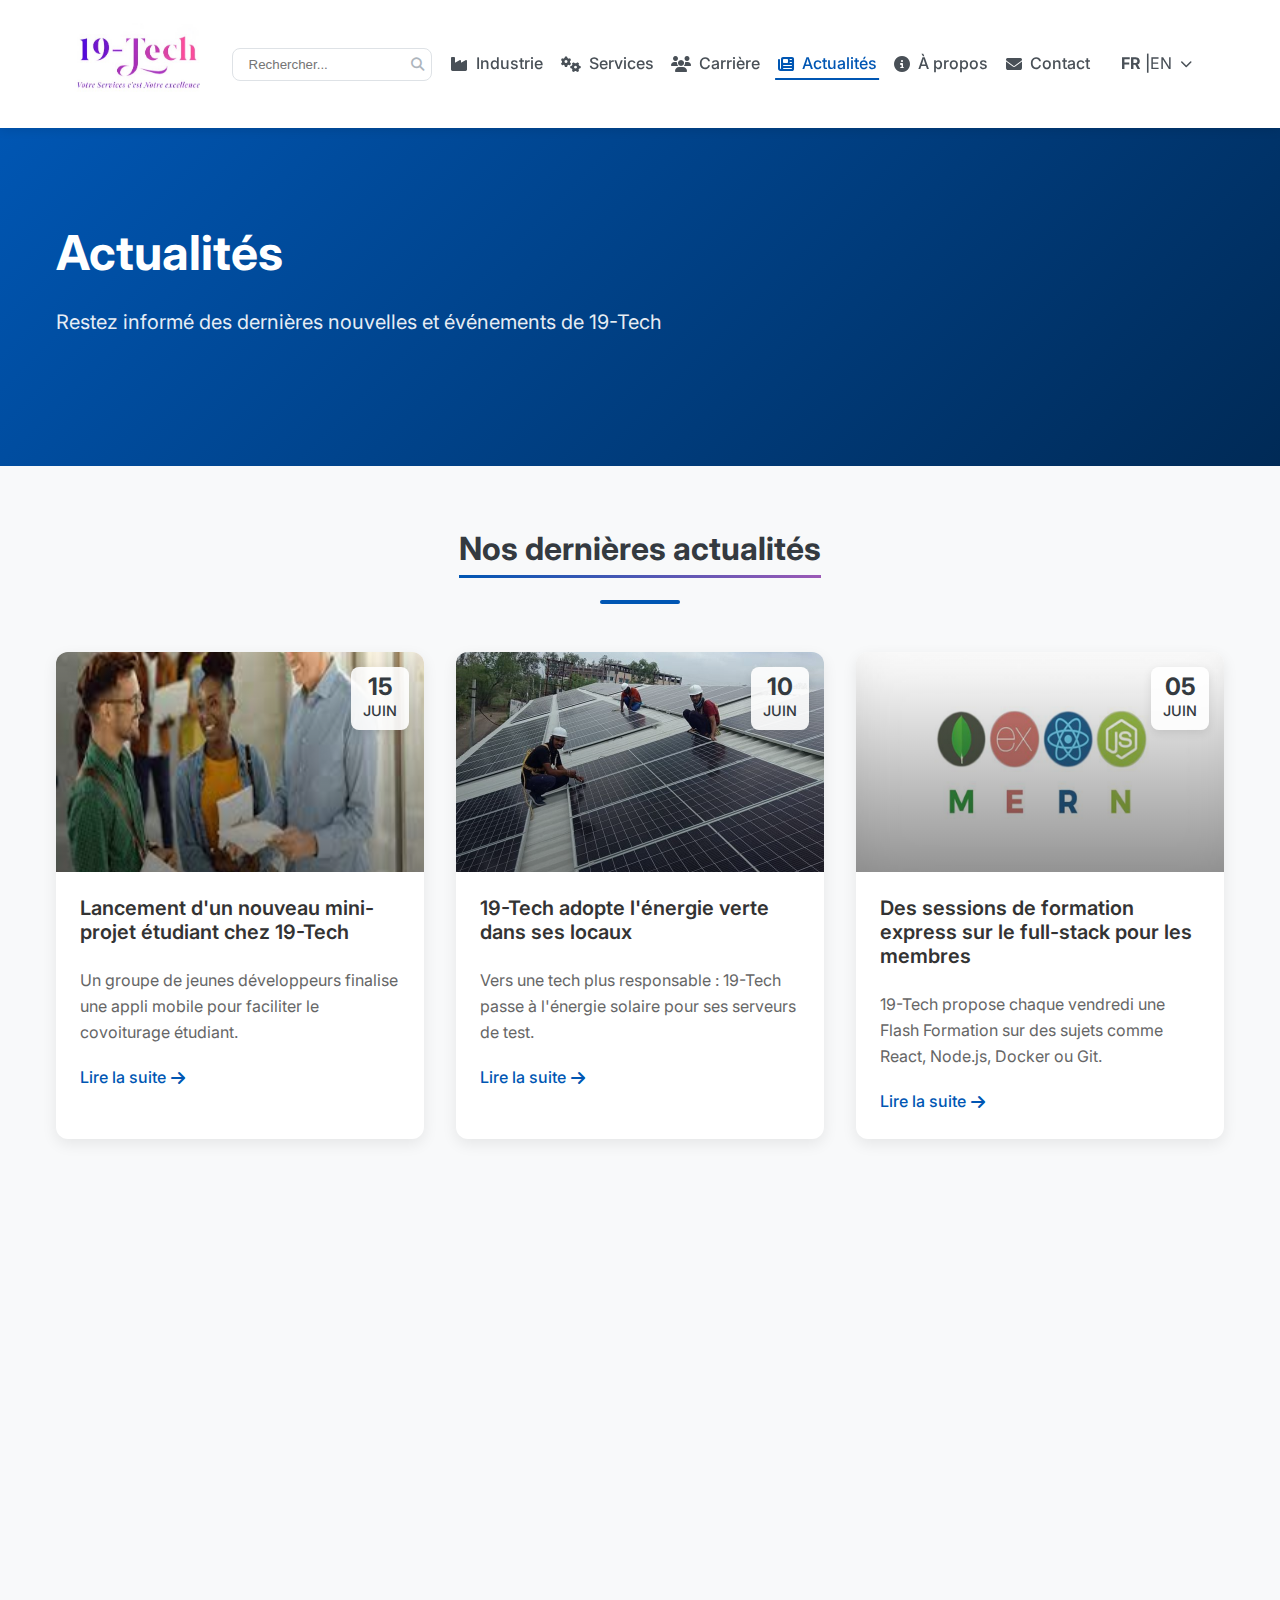
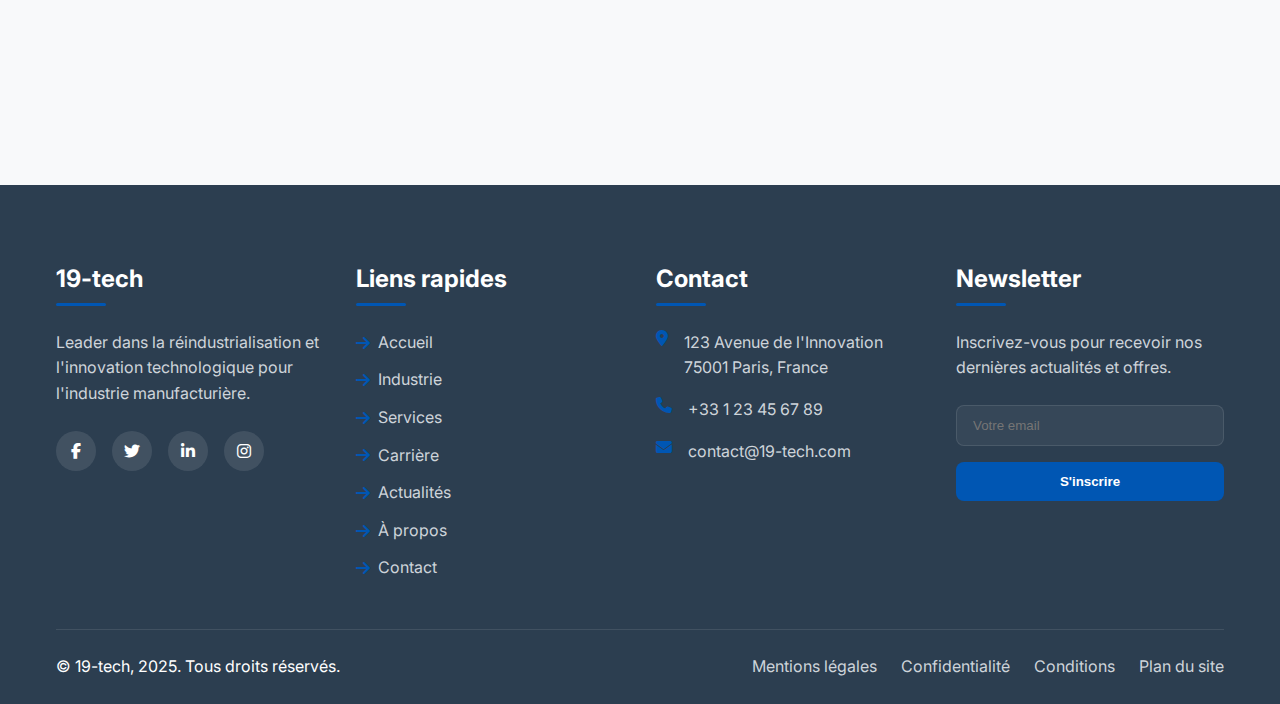
<file: actualites.html>
<!DOCTYPE html>
<html lang="fr">

<head>
    <meta charset="UTF-8">
    <meta name="viewport" content="width=device-width, initial-scale=1.0">
    <title>Actualités - 19-tech</title>
    <link rel="stylesheet" href="styles.css">
    <!-- Font Awesome pour les icônes -->
    <link rel="stylesheet" href="https://cdnjs.cloudflare.com/ajax/libs/font-awesome/6.4.0/css/all.min.css">
    <!-- Google Fonts -->
    <link href="https://fonts.googleapis.com/css2?family=Inter:wght@300;400;500;600;700&display=swap" rel="stylesheet">
</head>

<body>
    <!-- En-tête -->
    <header class="header">
        <div class="container">
            <nav class="nav">
                <div class="logo" style="text-align: center; margin: 0 auto; overflow: hidden;">
                    <!-- overflow :hidden signifie que le contenu depasse le conteneur il va etre caché  -->
                    <a href="index.html">
                        <img src="LOGO.jpg" alt="Logo 19-tech"
                            style="width: 100%; max-width: 100%; transform: scale(1.5); transform-origin: center center;">
                        <!-- Transform:scale(1.5) signifie que l'imaga va s'agrandir 50 et transforme-orgin centre centre pour assurer que l'agrandissement a etre du centre -->
                    </a>
                </div>
                <div class="search-container">
                    <form action="#" class="search-form">
                        <input type="text" placeholder="Rechercher..." class="search-input">
                        <button type="submit" class="search-button">
                            <i class="fas fa-search"></i>
                        </button>
                    </form>
                </div>
                <div class="menu-toggle">
                    <i class="fas fa-bars"></i>
                </div>
                <ul class="nav-links">
                    <li><a href="industrie.html" class="nav-link"><i class="fas fa-industry"></i> Industrie</a></li>
                    <li><a href="services.html" class="nav-link"><i class="fas fa-cogs"></i> Services</a></li>
                    <li><a href="carriere.html" class="nav-link"><i class="fas fa-users"></i> Carrière</a></li>
                    <li><a href="actualites.html" class="nav-link active"><i class="fas fa-newspaper"></i>
                            Actualités</a></li>
                    <li><a href="apropos.html" class="nav-link"><i class="fas fa-info-circle"></i> À propos</a></li>
                    <li><a href="contact.html" class="nav-link"><i class="fas fa-envelope"></i> Contact</a></li>
                    <li>
                        <div class="language-toggle">
                            <span>FR</span> | <span style="font-weight: 400;">EN</span> <i
                                class="fas fa-chevron-down"></i>
                            <div class="language-dropdown">
                                <a href="#" class="active">Français</a>
                                <a href="#">English</a>
                            </div>
                        </div>
                    </li>
                </ul>
            </nav>
        </div>
    </header>

    <!-- Menu mobile -->
    <div class="mobile-menu">
        <div class="container">
            <form action="#" class="mobile-search">
                <input type="text" placeholder="Rechercher..." class="mobile-search-input">
                <button type="submit" class="mobile-search-button">
                    <i class="fas fa-search"></i>
                </button>
            </form>
            <ul class="mobile-nav-links">
                <li><a href="industrie.html"><i class="fas fa-industry"></i> Industrie</a></li>
                <li><a href="services.html"><i class="fas fa-cogs"></i> Services</a></li>
                <li><a href="carriere.html"><i class="fas fa-users"></i> Carrière</a></li>
                <li><a href="actualites.html" class="active"><i class="fas fa-newspaper"></i> Actualités</a></li>
                <li><a href="apropos.html"><i class="fas fa-info-circle"></i> À propos</a></li>
                <li><a href="contact.html"><i class="fas fa-envelope"></i> Contact</a></li>
                <li><a href="#"><i class="fas fa-globe"></i> Changer de langue</a></li>
            </ul>
        </div>
    </div>

    <!-- Contenu principal -->
    <main>
        <!-- Bannière hero -->
        <section class="page-hero">
            <div class="hero-overlay"></div>
            <div class="container">
                <div class="hero-content animate-fade-in">
                    <h1>Actualités</h1>
                    <p>Restez informé des dernières nouvelles et événements de 19-Tech</p>
                </div>
            </div>
        </section>

        <!-- Articles d'actualités -->
        <section class="news-section">
            <div class="container">
                <div class="section-header animate-on-scroll">
                    <h2>Nos dernières actualités</h2>
                    <div class="section-divider"></div>
                </div>

                <div class="news-grid">
                    <!-- Article 1 -->
                    <article class="news-card animate-on-scroll" data-delay="0">
                        <div class="news-image">
                            <!-- COMMENT: Ajouter l'image du projet étudiant -->
                            <img src="Lancement d’un nouveau mini-projet étudiant chez 19-Tech.png" alt="Projet étudiant 19-Tech">
                            <div class="news-date">
                                <span class="day">15</span>
                                <span class="month">Juin</span>
                            </div>
                        </div>
                        <div class="news-content">
                            <h3>Lancement d'un nouveau mini-projet étudiant chez 19-Tech</h3>
                            <p>Un groupe de jeunes développeurs finalise une appli mobile pour faciliter le covoiturage
                                étudiant.</p>
                            <a href="#" class="btn-text">Lire la suite <i class="fas fa-arrow-right"></i></a>
                        </div>
                    </article>

                    <!-- Article 2 -->
                    <article class="news-card animate-on-scroll" data-delay="200">
                        <div class="news-image">
                            <!-- COMMENT: Ajouter l'image de l'énergie verte -->
                            <img src="Panneau_Solaire.jpg" alt="Installation panneaux solaires">
                            <div class="news-date">
                                <span class="day">10</span>
                                <span class="month">Juin</span>
                            </div>
                        </div>
                        <div class="news-content">
                            <h3>19-Tech adopte l'énergie verte dans ses locaux</h3>
                            <p>Vers une tech plus responsable : 19-Tech passe à l'énergie solaire pour ses serveurs de
                                test.</p>
                            <a href="#" class="btn-text">Lire la suite <i class="fas fa-arrow-right"></i></a>
                        </div>
                    </article>

                    <!-- Article 3 -->
                    <article class="news-card animate-on-scroll" data-delay="400">
                        <div class="news-image">
                            <!-- COMMENT: Ajouter l'image de la formation -->
                            <img src="Des sessions de formation express sur le full-stack pour les membres.png" alt="Formation full-stack">
                            <div class="news-date">
                                <span class="day">05</span>
                                <span class="month">Juin</span>
                            </div>
                        </div>
                        <div class="news-content">
                            <h3>Des sessions de formation express sur le full-stack pour les membres</h3>
                            <p>19-Tech propose chaque vendredi une Flash Formation sur des sujets comme React, Node.js,
                                Docker ou Git.</p>
                            <a href="#" class="btn-text">Lire la suite <i class="fas fa-arrow-right"></i></a>
                        </div>
                    </article>

                    <!-- Article 4 -->
                    <article class="news-card animate-on-scroll" data-delay="0">
                        <div class="news-image">
                            <!-- COMMENT: Ajouter l'image de la collaboration -->
                            <img src="collaboration en route.png" alt="Collaboration avec lycéens">
                            <div class="news-date">
                                <span class="day">01</span>
                                <span class="month">Juin</span>
                            </div>
                        </div>
                        <div class="news-content">
                            <h3>19-Tech x Lycée Technique : Collaboration en route !</h3>
                            <p>Des élèves en BTS participeront à un hackathon encadré par l'équipe 19-Tech.</p>
                            <a href="#" class="btn-text">Lire la suite <i class="fas fa-arrow-right"></i></a>
                        </div>
                    </article>

                    <!-- Article 5 -->
                    <article class="news-card animate-on-scroll" data-delay="200">
                        <div class="news-image">
                            <!-- COMMENT: Ajouter l'image du partenariat -->
                            <img src="Un partenariat avec une start-up locale .png" alt="Partenariat GreenTech">
                            <div class="news-date">
                                <span class="day">28</span>
                                <span class="month">Mai</span>
                            </div>
                        </div>
                        <div class="news-content">
                            <h3>Un partenariat avec une start-up locale ?</h3>
                            <p>Bientôt une appli en collaboration avec GreenTech Mobility pour encourager les trajets
                                propres !</p>
                            <a href="#" class="btn-text">Lire la suite <i class="fas fa-arrow-right"></i></a>
                        </div>
                    </article>

                    <!-- Article 6 -->
                    <article class="news-card animate-on-scroll" data-delay="400">
                        <div class="news-image">
                            <!-- COMMENT: Ajouter l'image de la plateforme -->
                            <img src="Une plateforme de projets partagés en test interne.png" alt="Outil de gestion de projets">
                            <div class="news-date">
                                <span class="day">25</span>
                                <span class="month">Mai</span>
                            </div>
                        </div>
                        <div class="news-content">
                            <h3>Une plateforme de projets partagés en test interne</h3>
                            <p>19-Tech expérimente un outil en ligne pour faciliter la gestion de projets étudiants à
                                distance.</p>
                            <a href="#" class="btn-text">Lire la suite <i class="fas fa-arrow-right"></i></a>
                        </div>
                    </article>
                </div>

                <div class="pagination animate-on-scroll">
                    <a href="#" class="page-link active">1</a>
                    <a href="#" class="page-link">2</a>
                    <a href="#" class="page-link">3</a>
                    <a href="#" class="page-link next">
                        <i class="fas fa-chevron-right"></i>
                    </a>
                </div>
            </div>
        </section>
    </main>

    <!-- Pied de page -->
    <footer class="footer">
        <div class="container">
            <div class="footer-content">
                <div class="footer-section">
                    <h3>19-tech</h3>
                    <p>Leader dans la réindustrialisation et l'innovation technologique pour l'industrie manufacturière.
                    </p>
                    <div class="social-links">
                        <a href="#" class="social-link"><i class="fab fa-facebook-f"></i></a>
                        <a href="#" class="social-link"><i class="fab fa-twitter"></i></a>
                        <a href="#" class="social-link"><i class="fab fa-linkedin-in"></i></a>
                        <a href="#" class="social-link"><i class="fab fa-instagram"></i></a>
                    </div>
                </div>

                <div class="footer-section">
                    <h3>Liens rapides</h3>
                    <ul class="footer-links">
                        <li><a href="index.html"><i class="fas fa-arrow-right"></i> Accueil</a></li>
                        <li><a href="industrie.html"><i class="fas fa-arrow-right"></i> Industrie</a></li>
                        <li><a href="services.html"><i class="fas fa-arrow-right"></i> Services</a></li>
                        <li><a href="carriere.html"><i class="fas fa-arrow-right"></i> Carrière</a></li>
                        <li><a href="actualites.html"><i class="fas fa-arrow-right"></i> Actualités</a></li>
                        <li><a href="apropos.html"><i class="fas fa-arrow-right"></i> À propos</a></li>
                        <li><a href="contact.html"><i class="fas fa-arrow-right"></i> Contact</a></li>
                    </ul>
                </div>

                <div class="footer-section">
                    <h3>Contact</h3>
                    <ul class="contact-info">
                        <li>
                            <i class="fas fa-map-marker-alt"></i>
                            <span>123 Avenue de l'Innovation<br>75001 Paris, France</span>
                        </li>
                        <li>
                            <i class="fas fa-phone"></i>
                            <span>+33 1 23 45 67 89</span>
                        </li>
                        <li>
                            <i class="fas fa-envelope"></i>
                            <span>contact@19-tech.com</span>
                        </li>
                    </ul>
                </div>

                <div class="footer-section">
                    <h3>Newsletter</h3>
                    <p>Inscrivez-vous pour recevoir nos dernières actualités et offres.</p>
                    <form class="newsletter-form">
                        <input type="email" placeholder="Votre email" class="newsletter-input">
                        <button type="submit" class="newsletter-button">S'inscrire</button>
                    </form>
                </div>
            </div>

            <div class="footer-bottom">
                <p>© 19-tech, 2025. Tous droits réservés.</p>
                <ul class="footer-bottom-links">
                    <li><a href="#">Mentions légales</a></li>
                    <li><a href="#">Confidentialité</a></li>
                    <li><a href="#">Conditions</a></li>
                    <li><a href="#">Plan du site</a></li>
                </ul>
            </div>
        </div>
    </footer>

    <script src="script.js"></script>
</body>

</html>
</file>
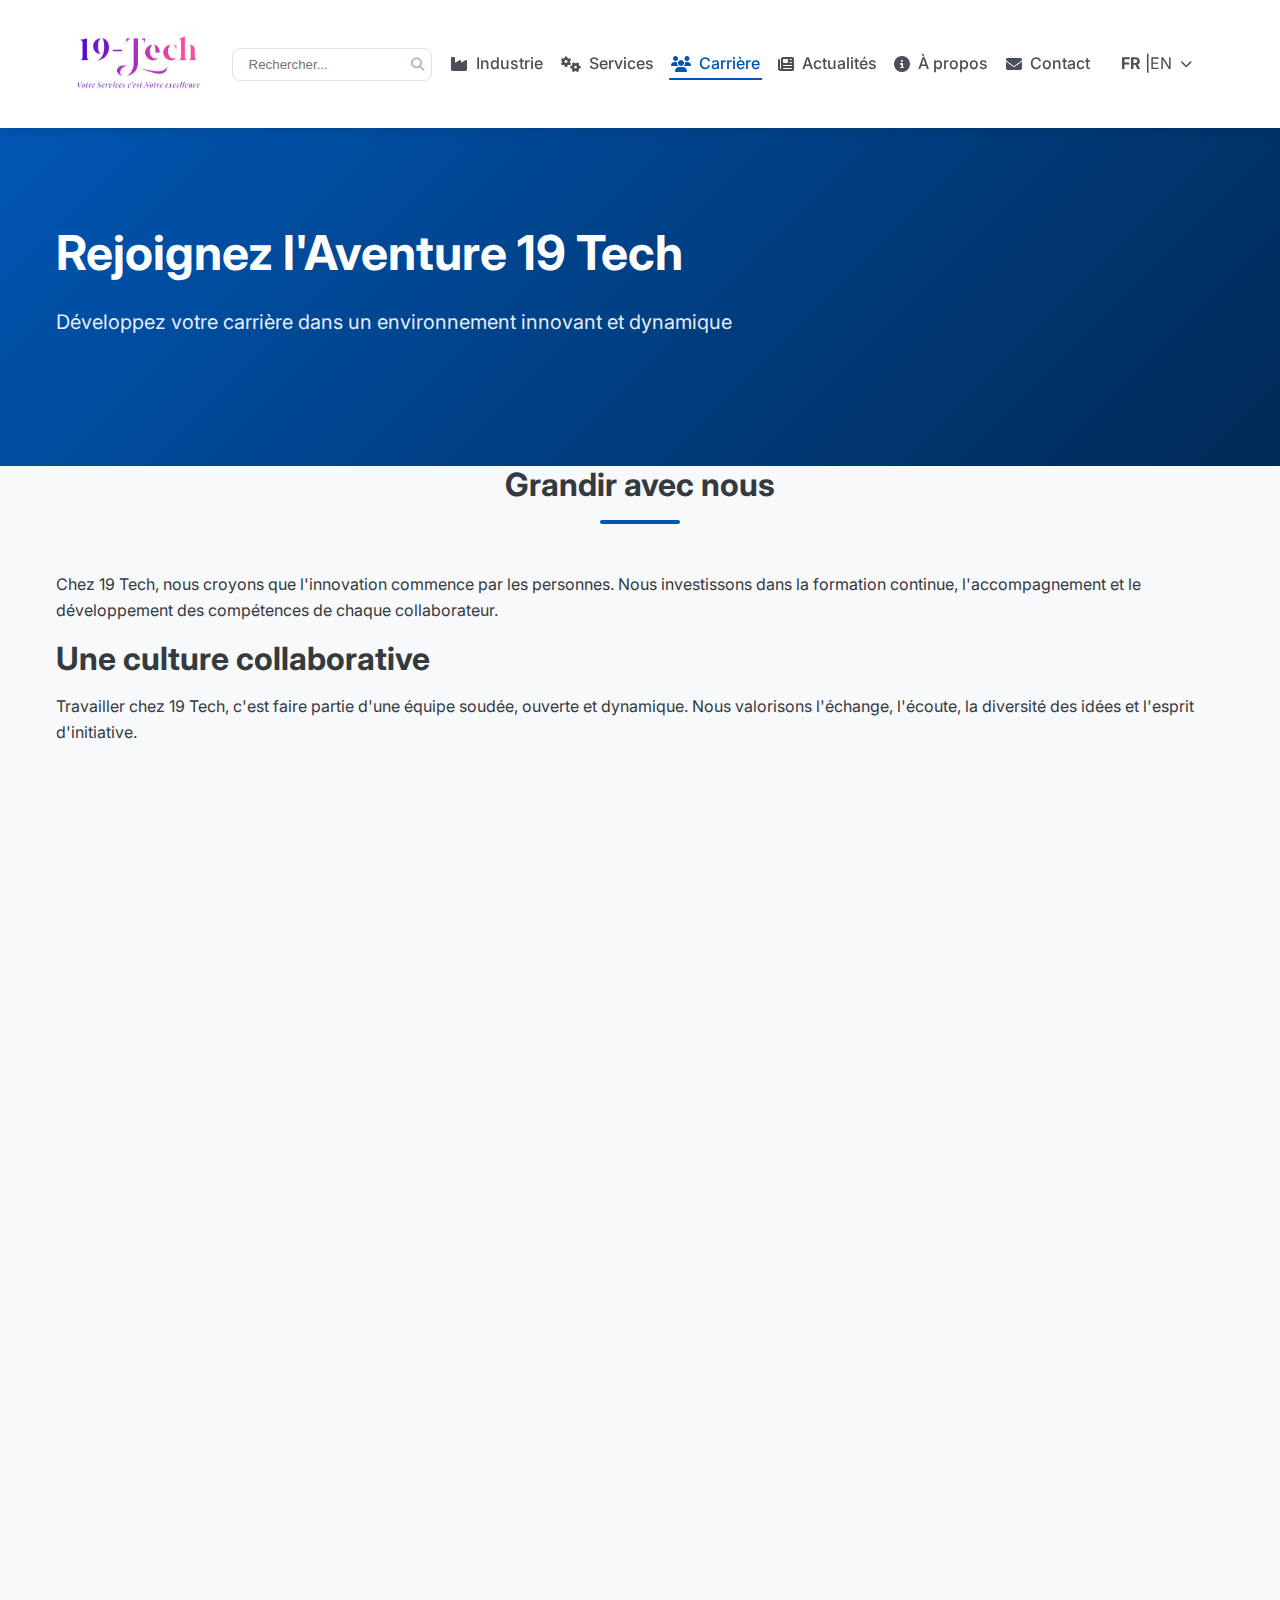
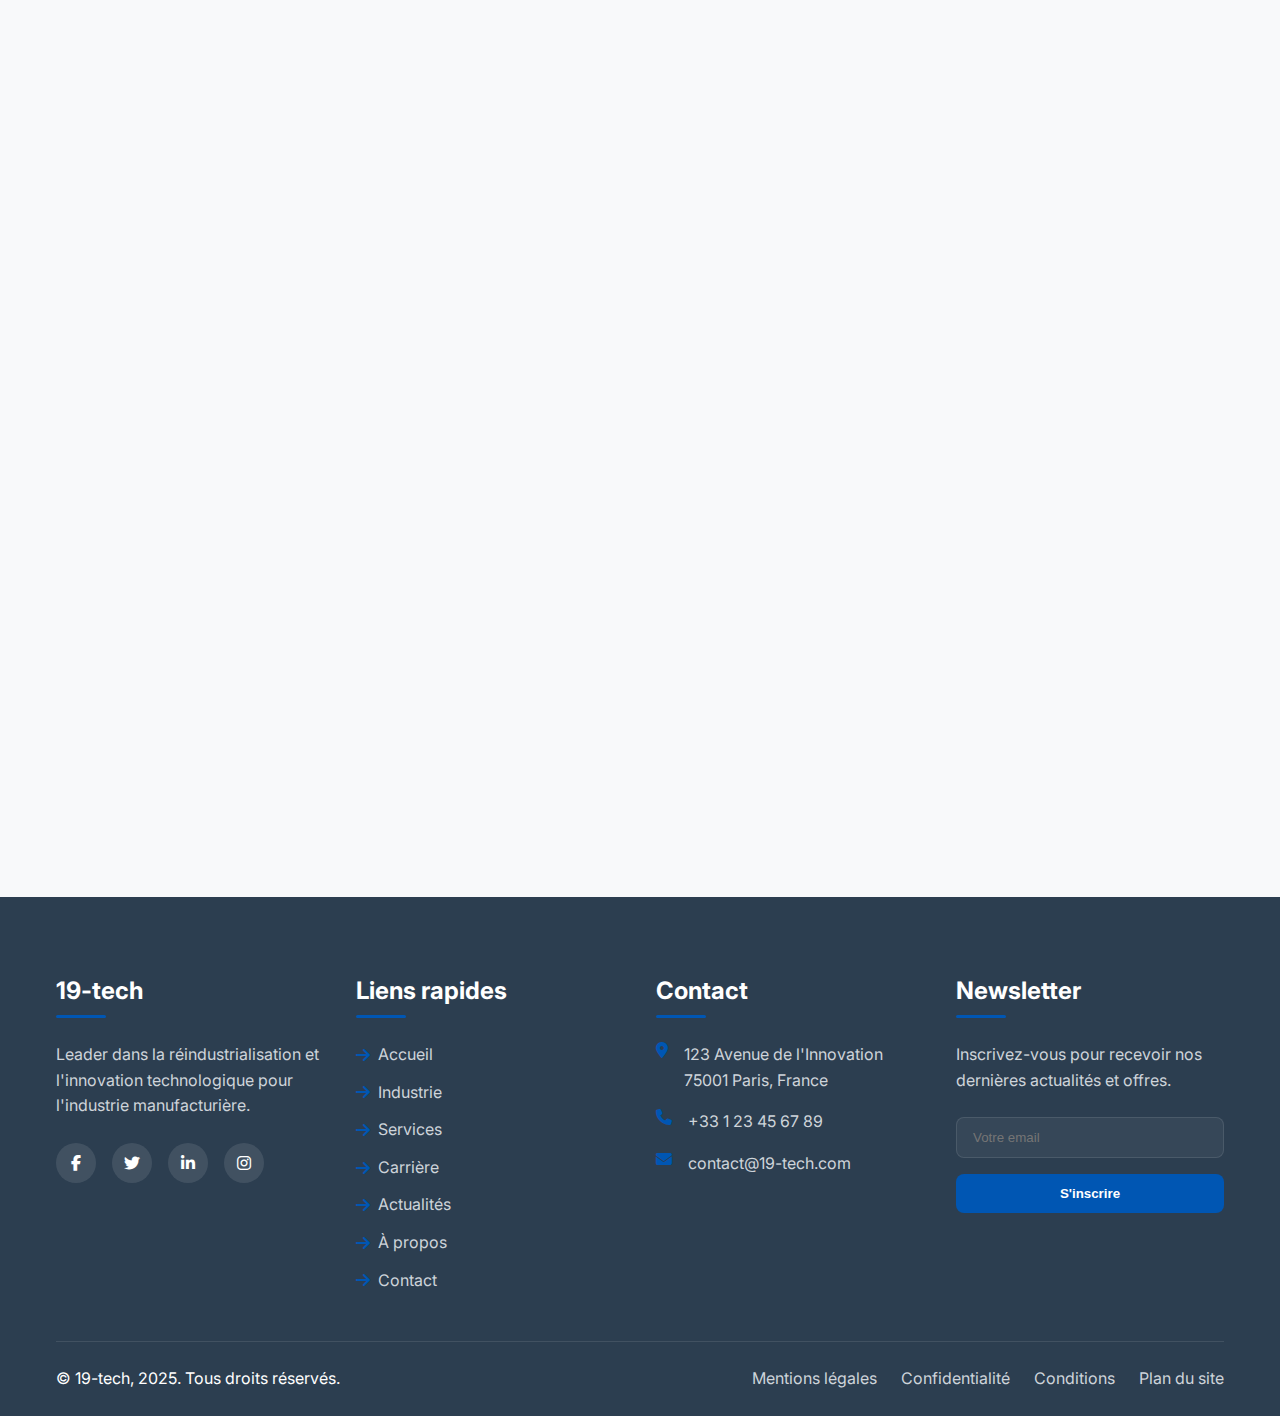
<file: carriere.html>
<!DOCTYPE html>
<html lang="fr">
<!-- Déclaration de la langue de la page comme le français -->

<head>
    <meta charset="UTF-8">
    <!-- Définit l'encodage des caractères en UTF-8 pour garantir que les caractères spéciaux comme les accents sont affichés correctement -->

    <meta name="viewport" content="width=device-width, initial-scale=1.0">
    <!-- Cette ligne garantit que la mise en page sera adaptée aux appareils mobiles avec un zoom initial de 1.0 (taille par défaut) -->

    <title>Carrière - 19-tech</title>
    <!-- Le titre de la page qui apparaît dans l'onglet du navigateur -->

    <link rel="stylesheet" href="styles.css">
    <!-- Lien vers le fichier CSS externe qui contient les styles de la page -->

    <link rel="stylesheet" href="https://cdnjs.cloudflare.com/ajax/libs/font-awesome/6.4.0/css/all.min.css">
    <!-- Lien vers la bibliothèque Font Awesome pour les icônes utilisées sur la page -->

    <link href="https://fonts.googleapis.com/css2?family=Inter:wght@300;400;500;600;700&display=swap" rel="stylesheet">
    <!-- Lien vers Google Fonts pour intégrer la police "Inter" à la page -->
</head>

<body>
    <!-- Le corps de la page, contenant tout le contenu visible -->

    <!-- En-tête -->
    <header class="header">
        <div class="container">
            <nav class="nav">
            <div class="logo" style="text-align: center; margin: 0 auto; overflow: hidden;">
                <!-- overflow :hidden signifie que le contenu depasse le conteneur il va etre caché  -->
                <a href="index.html">
                    <img src="LOGO.jpg" alt="Logo 19-tech"
                        style="width: 100%; max-width: 100%; transform: scale(1.5); transform-origin: center center;">
                    <!-- Transform:scale(1.5) signifie que l'imaga va s'agrandir 50 et transforme-orgin centre centre pour assurer que l'agrandissement a etre du centre -->
                </a>
            </div>

                <!-- Barre de recherche -->
                <div class="search-container">
                    <form action="#" class="search-form">
                        <input type="text" placeholder="Rechercher..." class="search-input">
                        <button type="submit" class="search-button">
                            <i class="fas fa-search"></i>
                        </button>
                    </form>
                </div>

                <!-- Menu mobile (icône pour ouvrir le menu sur mobile) -->
                <div class="menu-toggle">
                    <i class="fas fa-bars"></i>
                </div>

                <!-- Liens du menu -->
                <ul class="nav-links">
                    <li><a href="industrie.html" class="nav-link"><i class="fas fa-industry"></i> Industrie</a></li>
                    <li><a href="services.html" class="nav-link"><i class="fas fa-cogs"></i> Services</a></li>
                    <li><a href="carriere.html" class="nav-link active"><i class="fas fa-users"></i> Carrière</a></li>
                    <li><a href="actualites.html" class="nav-link"><i class="fas fa-newspaper"></i> Actualités</a></li>
                    <li><a href="apropos.html" class="nav-link"><i class="fas fa-info-circle"></i> À propos</a></li>
                    <li><a href="contact.html" class="nav-link"><i class="fas fa-envelope"></i> Contact</a></li>

                    <!-- Changer de langue -->
                    <li>
                        <div class="language-toggle">
                            <span>FR</span> | <span style="font-weight: 400;">EN</span> <i
                                class="fas fa-chevron-down"></i>
                            <div class="language-dropdown">
                                <a href="#" class="active">Français</a>
                                <a href="#">English</a>
                            </div>
                        </div>
                    </li>
                </ul>
            </nav>
        </div>
    </header>

    <!-- Menu mobile (pour les appareils mobiles) -->
    <div class="mobile-menu">
        <div class="container">
            <form action="#" class="mobile-search">
                <input type="text" placeholder="Rechercher..." class="mobile-search-input">
                <button type="submit" class="mobile-search-button">
                    <i class="fas fa-search"></i>
                </button>
            </form>

            <!-- Liens du menu mobile -->
            <ul class="mobile-nav-links">
                <li><a href="industrie.html"><i class="fas fa-industry"></i> Industrie</a></li>
                <li><a href="services.html"><i class="fas fa-cogs"></i> Services</a></li>
                <li><a href="carriere.html" class="active"><i class="fas fa-users"></i> Carrière</a></li>
                <li><a href="actualites.html"><i class="fas fa-newspaper"></i> Actualités</a></li>
                <li><a href="apropos.html"><i class="fas fa-info-circle"></i> À propos</a></li>
                <li><a href="contact.html"><i class="fas fa-envelope"></i> Contact</a></li>
                <li><a href="#"><i class="fas fa-globe"></i> Changer de langue</a></li>
            </ul>
        </div>
    </div>

    <!-- Contenu principal -->
    <main>
        <!-- Bannière Hero -->
        <section class="page-hero">
            <div class="hero-overlay"></div>
            <div class="container">
                <div class="hero-content animate-fade-in">
                    <h1>Rejoignez l'Aventure 19 Tech</h1>
                    <p>Développez votre carrière dans un environnement innovant et dynamique</p>
                </div>
            </div>
        </section>

        <!-- Section "Grandir avec nous" -->
        <section class="career-section">
            <div class="container">
                <div class="section-header animate-on-scroll">
                    <h2>Grandir avec nous</h2>
                    <div class="section-divider"></div>
                </div>

                <div class="career-content animate-on-scroll">
                    <p class="lead-text">
                        Chez 19 Tech, nous croyons que l'innovation commence par les personnes. Nous investissons dans
                        la formation continue, l'accompagnement et le développement des compétences de chaque
                        collaborateur.
                    </p>
                </div>
            </div>
        </section>

        <!-- Une culture collaborative -->
        <section class="culture-section">
            <div class="container">
                <div class="culture-grid">
                    <div class="culture-content animate-on-scroll">
                        <h2>Une culture collaborative</h2>
                        <p>
                            Travailler chez 19 Tech, c'est faire partie d'une équipe soudée, ouverte et dynamique. Nous
                            valorisons l'échange, l'écoute, la diversité des idées et l'esprit d'initiative.
                        </p>
                    </div>
                    <div class="culture-image animate-on-scroll" data-delay="200">
                        <!-- COMMENT: Ajouter l'image de la culture collaborative -->
                        <img src="Une culture collaborative.png" alt="Collaboration en entreprise"
                            class="rounded-image">
                    </div>
                </div>
            </div>
        </section>

        <!-- Des projets qui comptent -->
        <section class="projects-section">
            <div class="container">
                <div class="projects-grid">
                   
                    <div class="projects-content animate-on-scroll" data-delay="200">
                        <h2>Des projets qui comptent</h2>
                        <p>
                            Nos équipes interviennent sur des projets innovants dans les domaines de la santé, de
                            l'énergie, du e-commerce, de l'industrie et bien plus encore. Chaque mission est une
                            opportunité de faire la différence.
                        </p>
                        <div class="projects-image animate-on-scroll">
                            <!-- COMMENT: Ajouter l'image des projets -->
                            <img src="Env_Travail.png" alt="Discussion en équipe" class="rounded-image">
                        </div>
                    </div>
                </div>
            </div>
        </section>

        <!-- Profils recherchés -->
        <section class="profiles-section">
            <div class="container">
                <div class="section-header animate-on-scroll">
                    <h2>Profils recherchés</h2>
                    <div class="section-divider"></div>
                </div>

                <div class="profiles-content animate-on-scroll">
                    <p class="lead-text">Nous sommes toujours à la recherche de talents passionnés :</p>

                    <div class="profiles-grid">
                        <div class="profile-card">
                            <div class="profile-icon">
                                <i class="fas fa-code"></i>
                            </div>
                            <h3>Développeurs</h3>
                            <p>Front-end, Back-end, Full-Stack</p>
                        </div>

                        <div class="profile-card">
                            <div class="profile-icon">
                                <i class="fas fa-cloud"></i>
                            </div>
                            <h3>Experts cloud & DevOps</h3>
                            <p>AWS, Azure, Google Cloud</p>
                        </div>

                        <div class="profile-card">
                            <div class="profile-icon">
                                <i class="fas fa-shield-alt"></i>
                            </div>
                            <h3>Ingénieurs en cybersécurité</h3>
                            <p>Sécurité des systèmes et réseaux</p>
                        </div>

                        <div class="profile-card">
                            <div class="profile-icon">
                                <i class="fas fa-tasks"></i>
                            </div>
                            <h3>Chefs de projet IT</h3>
                            <p>Gestion de projets technologiques</p>
                        </div>

                        <div class="profile-card">
                            <div class="profile-icon">
                                <i class="fas fa-chart-bar"></i>
                            </div>
                            <h3>Data analysts / Data scientists</h3>
                            <p>Analyse et science des données</p>
                        </div>
                    </div>
                </div>
            </div>
        </section>
<br>
        <!-- Postulez -->
        <section class="apply-section">
            <div class="container">
                <div class="apply-card animate-on-scroll">
                    <h2>Postulez dès maintenant</h2>
                    <p>
                        Envoyez votre CV et lettre de motivation à :
                        <a href="mailto:recrutement@19tech.com" class="email-link">recrutement@19tech.com</a>
                    </p>
                    <p>
                        Ou découvrez nos offres disponibles sur notre page <a href="https://linkedin.com"
                            target="_blank" class="linkedin-link">LinkedIn</a>.
                    </p>
                    <div class="apply-buttons">
                        <a href="contact.html" class="btn btn-primary">
                            Nous contacter
                            <i class="fas fa-arrow-right"></i>
                        </a>
                        <a href="#" class="btn btn-outline">
                            Voir les offres
                        </a>
                    </div>
                </div>
            </div>
        </section>
    </main>
<br>
    <!-- Pied de page -->
    <footer class="footer">
        <div class="container">
            <div class="footer-content">
                <div class="footer-section">
                    <h3>19-tech</h3>
                    <p>Leader dans la réindustrialisation et l'innovation technologique pour l'industrie manufacturière.
                    </p>
                    <div class="social-links">
                        <a href="#" class="social-link"><i class="fab fa-facebook-f"></i></a>
                        <a href="#" class="social-link"><i class="fab fa-twitter"></i></a>
                        <a href="#" class="social-link"><i class="fab fa-linkedin-in"></i></a>
                        <a href="#" class="social-link"><i class="fab fa-instagram"></i></a>
                    </div>
                </div>

                <div class="footer-section">
                    <h3>Liens rapides</h3>
                    <ul class="footer-links">
                        <li><a href="index.html"><i class="fas fa-arrow-right"></i> Accueil</a></li>
                        <li><a href="industrie.html"><i class="fas fa-arrow-right"></i> Industrie</a></li>
                        <li><a href="services.html"><i class="fas fa-arrow-right"></i> Services</a></li>
                        <li><a href="carriere.html"><i class="fas fa-arrow-right"></i> Carrière</a></li>
                        <li><a href="actualites.html"><i class="fas fa-arrow-right"></i> Actualités</a></li>
                        <li><a href="apropos.html"><i class="fas fa-arrow-right"></i> À propos</a></li>
                        <li><a href="contact.html"><i class="fas fa-arrow-right"></i> Contact</a></li>
                    </ul>
                </div>

                <div class="footer-section">
                    <h3>Contact</h3>
                    <ul class="contact-info">
                        <li>
                            <i class="fas fa-map-marker-alt"></i>
                            <span>123 Avenue de l'Innovation<br>75001 Paris, France</span>
                        </li>
                        <li>
                            <i class="fas fa-phone"></i>
                            <span>+33 1 23 45 67 89</span>
                        </li>
                        <li>
                            <i class="fas fa-envelope"></i>
                            <span>contact@19-tech.com</span>
                        </li>
                    </ul>
                </div>

                <div class="footer-section">
                    <h3>Newsletter</h3>
                    <p>Inscrivez-vous pour recevoir nos dernières actualités et offres.</p>
                    <form class="newsletter-form">
                        <input type="email" placeholder="Votre email" class="newsletter-input">
                        <button type="submit" class="newsletter-button">S'inscrire</button>
                    </form>
                </div>
            </div>

            <div class="footer-bottom">
                <p>© 19-tech, 2025. Tous droits réservés.</p>
                <ul class="footer-bottom-links">
                    <li><a href="#">Mentions légales</a></li>
                    <li><a href="#">Confidentialité</a></li>
                    <li><a href="#">Conditions</a></li>
                    <li><a href="#">Plan du site</a></li>
                </ul>
            </div>
        </div>
    </footer>

    <script src="script.js"></script>
</body>

</html>
</file>
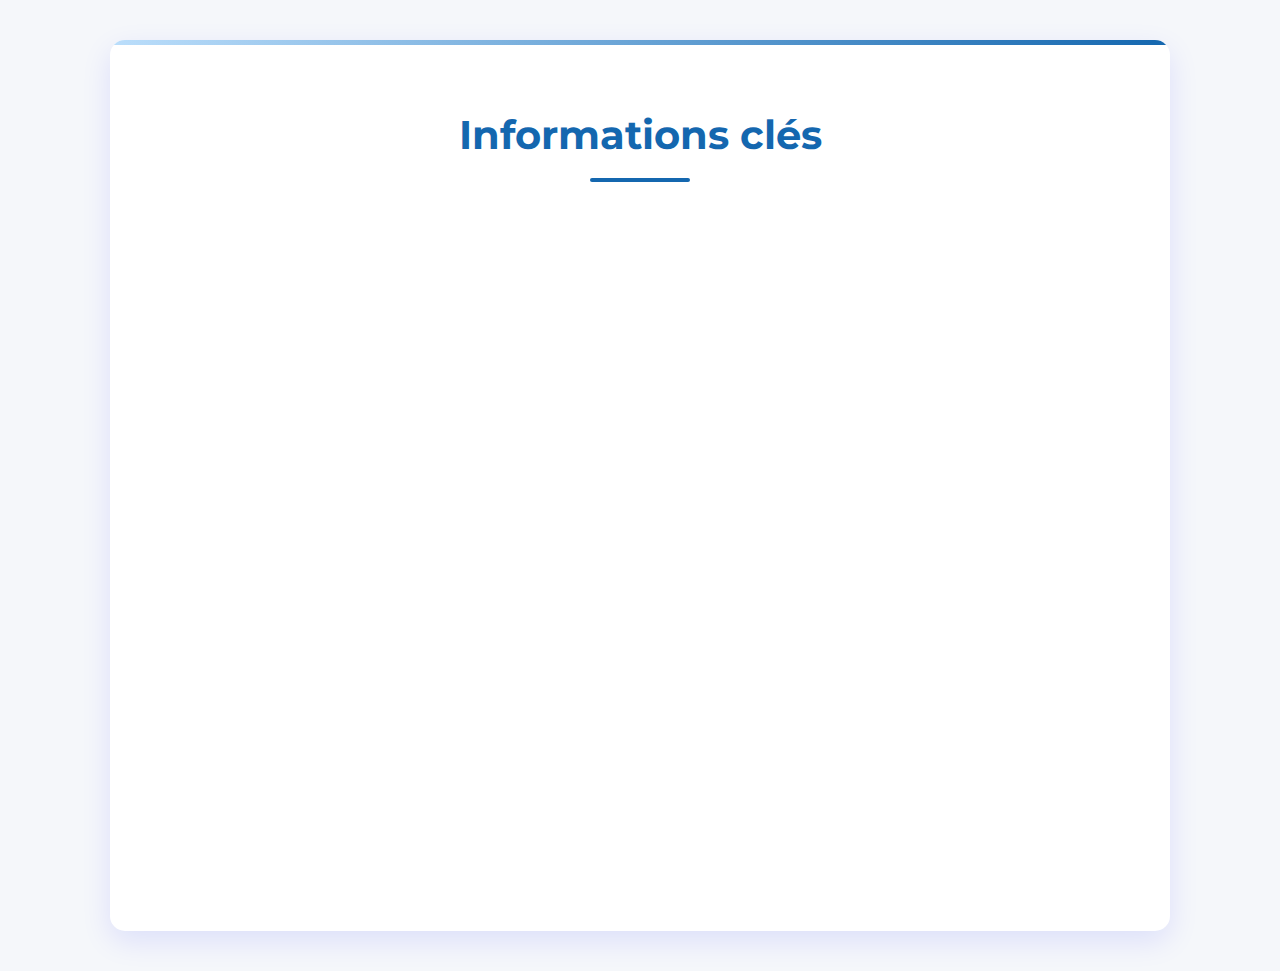
<file: informations2.html>
<!DOCTYPE html>
<html lang="fr">

<head>
    <!-- Déclaration de l'encodage des caractères et de la configuration de la vue -->
    <meta charset="UTF-8">
    <meta name="viewport" content="width=device-width, initial-scale=1.0">
    <!-- Titre de la page affiché dans l'onglet du navigateur -->
    <title>Informations clés</title>

    <style>
        /* Importation de la police Montserrat depuis Google Fonts */
        @import url('https://fonts.googleapis.com/css2?family=Montserrat:wght@400;600;700&display=swap');

        /* Déclaration des couleurs principales dans des variables CSS */
        :root {
            --primary-blue: #1467af;
            /* Bleu principal */
            --light-blue: #bbdefb;
            /* Bleu clair */
            --dark-blue: #053680;
            /* Bleu foncé */
            --text-blue: #110894;
            /* Bleu pour le texte */
            --white: #ffffff;
            /* Blanc */
            --light-gray: #f5f7fa;
            /* Gris clair pour le fond */
        }

        /* Styles généraux de la page */
        body {
            font-family: 'Montserrat', sans-serif;
            /* Application de la police Montserrat */
            background-color: var(--light-gray);
            /* Fond gris clair */
            color: var(--text-blue);
            /* Couleur du texte bleu foncé */
            margin: 0;
            /* Retrait des marges par défaut */
            padding: 0;
            /* Retrait des espacements par défaut */
            line-height: 1.6;
            /* Augmentation de l'interligne pour une meilleure lisibilité */
        }

        /* Section principale contenant les informations */
        #informations {
            max-width: 1000px;
            /* Largeur maximale de 1000px */
            margin: 40px auto;
            /* Marges automatiques pour centrer la section */
            padding: 30px;
            /* Espacement interne de 30px */
            background: var(--white);
            /* Fond blanc */
            border-radius: 15px;
            /* Bords arrondis */
            box-shadow: 0 10px 30px rgba(2, 15, 255, 0.1);
            /* Ombre portée */
            overflow: hidden;
            /* Cache tout ce qui dépasse */
            position: relative;
            /* Positionnement relatif pour le contenu pseudo-élément */
        }

        /* Effet de dégradé animé en haut de la section */
        #informations::before {
            content: "";
            position: absolute;
            top: 0;
            left: 0;
            width: 100%;
            height: 5px;
            background: linear-gradient(90deg, var(--light-blue), var(--primary-blue), var(--dark-blue));
            animation: gradient-flow 3s infinite linear;
            /* Animation du dégradé */
            background-size: 200% 100%;
        }

        /* Animation du dégradé pour créer un effet de mouvement */
        @keyframes gradient-flow {
            0% {
                background-position: 0% 50%;
            }

            50% {
                background-position: 100% 50%;
            }

            100% {
                background-position: 0% 50%;
            }
        }

        /* Style des titres de niveau 2 (h2) */
        h2 {
            text-align: center;
            /* Centrage du texte */
            color: var(--primary-blue);
            /* Couleur bleue */
            font-size: 2.5rem;
            /* Taille du texte */
            margin-bottom: 40px;
            /* Espacement en bas du titre */
            position: relative;
            padding-bottom: 15px;
            /* Espace en bas du titre */
        }

        /* Effet de ligne sous le titre h2 */
        h2::after {
            content: "";
            position: absolute;
            bottom: 0;
            left: 50%;
            transform: translateX(-50%);
            width: 100px;
            height: 4px;
            background-color: var(--primary-blue);
            border-radius: 2px;
        }

        /* Style des articles contenant les informations */
        article {
            margin-bottom: 40px;
            /* Espacement sous chaque article */
            padding: 25px;
            /* Espacement interne de chaque article */
            border-radius: 10px;
            /* Bords arrondis */
            background: var(--white);
            /* Fond blanc */
            box-shadow: 0 5px 15px rgba(7, 33, 237, 0.1);
            /* Ombre portée */
            border-left: 4px solid var(--primary-blue);
            /* Bord gauche bleu */
            transition: transform 0.3s ease, box-shadow 0.3s ease;
            /* Animation sur l'hover */
            opacity: 0;
            /* Initialisation de la visibilité */
            transform: translateY(20px);
            /* Positionnement initial */
            animation: fade-in 0.6s forwards;
            /* Animation d'apparition */
        }

        /* Effet lors du survol d'un article */
        article:hover {
            transform: translateY(-5px);
            /* Déplacement vers le haut */
            box-shadow: 0 8px 25px rgba(30, 136, 229, 0.2);
            /* Ombre plus marquée */
        }

        /* Différé de l'animation d'apparition pour chaque article */
        article:nth-child(1) {
            animation-delay: 0.2s;
        }

        article:nth-child(2) {
            animation-delay: 0.4s;
        }

        article:nth-child(3) {
            animation-delay: 0.6s;
        }

        /* Animation d'apparition des articles */
        @keyframes fade-in {
            to {
                opacity: 1;
                /* Rendre visible */
                transform: translateY(0);
                /* Réinitialiser la position */
            }
        }

        /* Style des titres de niveau 3 (h3) */
        h3 {
            color: var(--dark-blue);
            /* Couleur bleue foncée */
            font-size: 1.5rem;
            /* Taille du texte */
            margin-top: 0;
            /* Retrait du marges supérieures */
            display: inline-block;
            /* Empêcher le saut de ligne */
            position: relative;
            /* Pour positionner la ligne sous le texte */
        }

        /* Effet de ligne sous le titre h3 lors du survol */
        h3::before {
            content: "";
            position: absolute;
            width: 0;
            height: 2px;
            bottom: 0;
            left: 0;
            background-color: var(--primary-blue);
            transition: width 0.3s ease;
        }

        article:hover h3::before {
            width: 100%;
            /* Étendre la ligne sous le titre lors du survol */
        }

        /* Style des paragraphes */
        p {
            margin: 15px 0;
            /* Espacement autour du texte */
            font-size: 1.1rem;
            /* Taille du texte */
            color: var(--text-blue);
            /* Couleur du texte */
        }

        /* Style des listes non ordonnées */
        ul {
            list-style: none;
            /* Retrait des puces de la liste */
            padding: 0;
            display: flex;
            /* Disposition flexible */
            flex-wrap: wrap;
            /* Permet aux éléments de passer à la ligne suivante */
            gap: 15px;
            /* Espacement entre les éléments */
        }

        /* Style des éléments de la liste */
        li {
            background-color: rgba(30, 136, 229, 0.1);
            /* Fond légèrement bleu */
            padding: 10px 20px;
            /* Espacement interne */
            border-radius: 30px;
            /* Bords arrondis */
            border-left: 4px solid var(--primary-blue);
            /* Bord gauche bleu */
            transition: all 0.3s ease;
            /* Transition fluide lors du survol */
            opacity: 0;
            /* Initialisation de la visibilité */
            transform: scale(0.9);
            /* Réduction de taille */
            animation: scale-in 0.5s forwards;
            /* Animation de mise en échelle */
        }

        /* Différé de l'animation pour chaque élément de la liste */
        li:nth-child(1) {
            animation-delay: 0.7s;
        }

        li:nth-child(2) {
            animation-delay: 0.8s;
        }

        li:nth-child(3) {
            animation-delay: 0.9s;
        }

        li:nth-child(4) {
            animation-delay: 1s;
        }

        /* Animation d'agrandissement des éléments de la liste */
        @keyframes scale-in {
            to {
                opacity: 1;
                /* Rendre visible */
                transform: scale(1);
                /* Réinitialiser la taille */
            }
        }

        /* Effet de survol des éléments de la liste */
        li:hover {
            background-color: rgba(30, 136, 229, 0.2);
            /* Changement de fond */
            transform: translateX(5px);
            /* Déplacement vers la droite */
        }

        /* Adaptation pour les petits écrans */
        @media (max-width: 768px) {
            #informations {
                margin: 20px;
                /* Réduction des marges */
                padding: 20px;
                /* Réduction des espacements internes */
            }

            ul {
                flex-direction: column;
                /* Disposition des éléments de la liste en colonne */
            }
        }
    </style>
</head>

<body>
    <!-- Section principale contenant les informations -->
    <section id="informations">
        <h2>Informations clés</h2>

        <!-- Article sur la mission -->
        <article>
            <h3>Mission</h3>
            <p>Accélérer la transition vers une industrie intelligente, durable et résiliente en Europe et aux
                États-Unis.</p>
        </article>

        <!-- Article sur la vision -->
        <article>
            <h3>Vision</h3>
            <p>Devenir un leader mondial dans l'intégration de l'intelligence artificielle et des technologies vertes au
                cœur des processus industriels.</p>
        </article>

        <!-- Article sur les partenaires stratégiques -->
        <article>
            <h3>Partenaires stratégiques</h3>
            <ul>
                <li>Siemens</li>
                <li>Capgemini</li>
                <li>General Electric</li>
                <li>Schneider Electric</li>
            </ul>
        </article>
    </section>
</body>

</html>
</file>
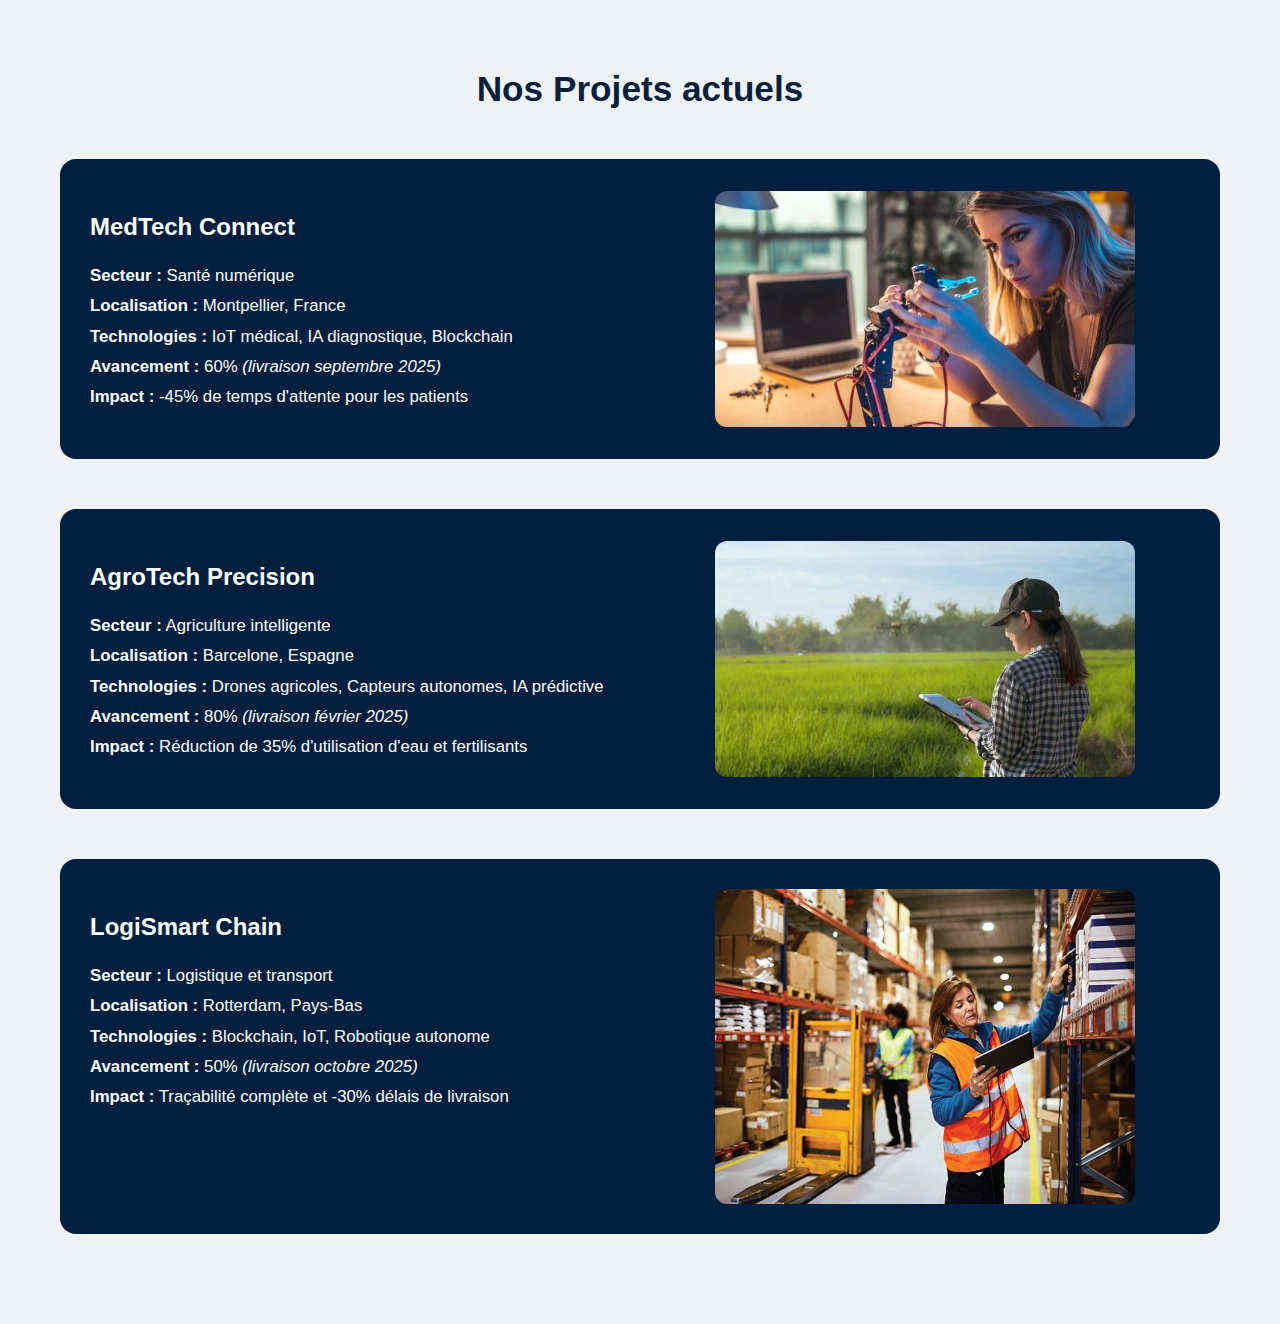
<file: Section_Projets2.html>
<!DOCTYPE html>
<html lang="fr">

<head>
  <meta charset="UTF-8">
  <title>Nos Projets actuels</title>
</head>

<body style="background-color: #f0f2f5; font-family: Arial, sans-serif; margin: 0; padding: 40px;">

  <!-- Titre principal -->
  <h2 style="text-align: center; color: #001f3f; font-size: 2.2em; margin-bottom: 50px;">
    Nos Projets actuels
  </h2>

  <!-- Conteneur principal -->
  <div class="projets-container">

    <!-- Projet 1 : MedTech Connect -->
    <div
      style="display: flex; background-color: #001f3f; color: white; padding: 30px; border-radius: 16px; max-width: 1100px; margin: 0 auto 50px auto; gap: 40px;">
      <!-- Informations du projet -->
      <div style="flex: 1;">
        <h3 style="font-size: 1.5em; margin-bottom: 20px;">MedTech Connect</h3>
        <ul style="list-style: none; padding: 0; line-height: 1.8em; font-size: 1.05em;">
          <li><strong>Secteur :</strong> Santé numérique</li>
          <li><strong>Localisation :</strong> Montpellier, France</li>
          <li><strong>Technologies :</strong> IoT médical, IA diagnostique, Blockchain</li>
          <li><strong>Avancement :</strong> 60% <em>(livraison septembre 2025)</em></li>
          <li><strong>Impact :</strong> -45% de temps d'attente pour les patients</li>
        </ul>
      </div>
      <!-- Image du projet -->
      <div style="flex: 1; display: flex; align-items: center; justify-content: center;">
        <img src="Ing_medical.jpg" alt="MedTech Connect" style="width: 100%; max-width: 420px; border-radius: 12px;">
      </div>
    </div>

    <!-- Projet 2 : AgroTech Precision -->
    <div
      style="display: flex; background-color: #001f3f; color: white; padding: 30px; border-radius: 16px; max-width: 1100px; margin: 0 auto 50px auto; gap: 40px;">
      <!-- Informations du projet -->
      <div style="flex: 1;">
        <h3 style="font-size: 1.5em; margin-bottom: 20px;">AgroTech Precision</h3>
        <ul style="list-style: none; padding: 0; line-height: 1.8em; font-size: 1.05em;">
          <li><strong>Secteur :</strong> Agriculture intelligente</li>
          <li><strong>Localisation :</strong> Barcelone, Espagne</li>
          <li><strong>Technologies :</strong> Drones agricoles, Capteurs autonomes, IA prédictive</li>
          <li><strong>Avancement :</strong> 80% <em>(livraison février 2025)</em></li>
          <li><strong>Impact :</strong> Réduction de 35% d'utilisation d'eau et fertilisants</li>
        </ul>
      </div>
      <!-- Image du projet -->
      <div style="flex: 1; display: flex; align-items: center; justify-content: center;">
        <img src="Agriculture_intelligent.jpg" alt="AgroTech Precision"
          style="width: 100%; max-width: 420px; border-radius: 12px;">
      </div>
    </div>

    <!-- Projet 3 : LogiSmart Chain -->
    <div
      style="display: flex; background-color: #001f3f; color: white; padding: 30px; border-radius: 16px; max-width: 1100px; margin: 0 auto 50px auto; gap: 40px;">
      <!-- Informations du projet -->
      <div style="flex: 1;">
        <h3 style="font-size: 1.5em; margin-bottom: 20px;">LogiSmart Chain</h3>
        <ul style="list-style: none; padding: 0; line-height: 1.8em; font-size: 1.05em;">
          <li><strong>Secteur :</strong> Logistique et transport</li>
          <li><strong>Localisation :</strong> Rotterdam, Pays-Bas</li>
          <li><strong>Technologies :</strong> Blockchain, IoT, Robotique autonome</li>
          <li><strong>Avancement :</strong> 50% <em>(livraison octobre 2025)</em></li>
          <li><strong>Impact :</strong> Traçabilité complète et -30% délais de livraison</li>
        </ul>
      </div>
      <!-- Image du projet -->
      <div style="flex: 1; display: flex; align-items: center; justify-content: center;">
        <img src="Logistique&Transport.jpg" alt="LogiSmart Chain"
          style="width: 100%; max-width: 420px; border-radius: 12px;">
      </div>
    </div>

  </div>
</body>

</html>
</file>
<file: styles.css>
/* Varibale GLobal marquent les couleurs principal du site */
/* Le sélecteur :root définit les variables CSS globales accessibles partout dans le document */
:root {
  --primary-color: #0056b3;
  --primary-dark: #004494;
  --primary-light: #e6f0ff;
  --secondary-color: #2c3e50;
  --accent-color: #f39c12;
  --success-color: #27ae60;
  --info-color: #3498db;
  --warning-color: #e67e22;
  --danger-color: #e74c3c;
  --light-color: #f8f9fa;
  --dark-color: #343a40;
  --gray-100: #f8f9fa;
  --gray-200: #e9ecef;
  --gray-300: #dee2e6;
  --gray-400: #ced4da;
  --gray-500: #adb5bd;
  --gray-600: #6c757d;
  --gray-700: #495057;
  --gray-800: #343a40;
  --gray-900: #212529;
  /* Varibales pour les Transitions */
  --transition-fast: 0.3s;
  --transition-medium: 0.5s;
  --transition-slow: 0.8s;
  /* Variables pour les bordures */
  --border-radius-sm: 0.25rem;
  --border-radius: 0.5rem;
  --border-radius-lg: 1rem;
  /* Variables pour l'ombre  */
  /* box shodow: x y blur couleur */
  --box-shadow: 0 0.5rem 1rem rgba(0, 0, 0, 0.15);
  --box-shadow-sm: 0 0.125rem 0.25rem rgba(0, 0, 0, 0.075);
  --box-shadow-lg: 0 1rem 3rem rgba(0, 0, 0, 0.175);
}

/* Definir un style global */
/* Le sélecteur universel * cible tous les éléments du document */
* {
  margin: 0;
  padding: 0;
  box-sizing: border-box;
  /* Box-sizing:border-box, pour inclius le paddign et la bordure au width */
}

/* scroll-behavior:smooth pour ajouter un defilement fluide lors ,sans cette propriété le lien saute directement au section */
/* Le sélecteur html cible l'élément racine du document */
html {
  scroll-behavior: smooth;
  /* Propriété avancée pour le défilement fluide */
  font-size: 16px;
}

/* Sélecteur pour le corps du document */
body {
  font-family: "Inter", sans-serif;
  line-height: 1.6;
  color: var(--gray-800);
  /* Utilisation d'une variable CSS */
  background-color: var(--light-color);
  overflow-x: hidden;
  /* Propriété avancée pour masquer le défilement horizontal */
}

/* Sélecteur groupé pour tous les éléments d'en-tête */
h1,
h2,
h3,
h4,
h5,
h6 {
  font-weight: 700;
  line-height: 1.2;
  margin-bottom: 1rem;
}

/* Sélecteurs spécifiques pour chaque niveau d'en-tête */
h1 {
  font-size: 2.5rem;
}

h2 {
  font-size: 2rem;
}

h3 {
  font-size: 1.5rem;
}

/* Marge general pour tous les paragraphes */
p {
  margin-bottom: 1rem;
}

/* Definir un style general des liens */
/* Sélecteur pour tous les liens */
a {
  color: var(--primary-color);
  /* Pour eviter le "underline sur les texte */
  text-decoration: none;
  /* transition : prpriété,durée */
  transition: color var(--transition-fast);
  /* Propriété avancée pour les animations */
}

/* Sélecteur pseudo-classe :hover pour l'état survol des liens */
a:hover {
  color: var(--primary-dark);

}

/* Sélecteur pour toutes les listes non ordonnées */
ul {
  /* Aucune personalisation pour tous les puce */
  list-style: none;
}

/* Sélecteur pour toutes les images */
img {
  /* Définir une largeur maximal pour tous les images */
  max-width: 100%;
  height: auto;
}

/* Style general pour la sectin "header */
/* Sélecteur de classe pour les conteneurs */
.container {
  width: 100%;
  max-width: 1200px;
  margin: 0 auto;
  /* Centrage horizontal avancé */
  padding: 0 1rem;
}

/* Définit un style global pour tous les titres des sections (Notre domaine clé, employé de mois...) */
/* Sélecteur de classe pour les en-têtes de section */
.section-header {
  text-align: center;
  margin-bottom: 3rem;
}

/* Style pour le underline des titres de sections  */
/* Sélecteur de classe pour les séparateurs de section */
.section-divider {
  width: 80px;
  height: 4px;
  background-color: var(--primary-color);
  margin: 1rem auto;
  /* Centrage horizontal avancé */
  border-radius: var(--border-radius);
}

/* .section-divider.light {
  background-color: var(--light-color);
} */

/* Deinir un style général des BOUTTONS */
/* Sélecteur de classe pour les boutons */
.btn {
  display: inline-flex;
  /* Propriété avancée de disposition */
  /* Controler les bouttons au centre selon l'axe des x */
  align-items: center;
  /* Propriété avancée de Flexbox */
  /* Controler les bouttons au centre selon l'axe des y */
  justify-content: center;
  /* Propriété avancée de Flexbox */
  padding: 0.75rem 1.5rem;
  font-weight: 600;
  text-align: center;
  border: none;
  border-radius: var(--border-radius);
  /* Changer la forme du curseur */
  cursor: pointer;
  transition: all var(--transition-fast);
  /* Propriété avancée pour les animations */
  text-decoration: none;
}

/* Style des icons à l'nterieur des bouttons */
/* Sélecteur descendant pour les icônes dans les boutons */
.btn i,
.btn svg {
  margin-left: 0.5rem;
}

/* Style pour des boutons dans le main content de la page  */
/* Sélecteur de classe pour les boutons primaires */
.btn-primary {
  background-color: var(--primary-color);
  color: white;
}

/* Sélecteur pseudo-classe :hover pour l'état survol des boutons primaires */
.btn-primary:hover {
  background-color: var(--accent-color);
  transform: translateY(-3px);
  /* Propriété avancée de transformation */
  box-shadow: var(--box-shadow);
}

/* Style d'autres bouttons */
/* Sélecteur de classe pour les boutons avec contour */
.btn-outline {
  background-color: transparent;
  color: white;
  border: 2px solid white;
}

/* Sélecteur pseudo-classe :hover pour l'état survol des boutons avec contour */
.btn-outline:hover {
  background-color: white;
  color: var(--primary-color);
  /* Création d'un effet d'élévation en haut */
  transform: translateY(-3px);
  /* Propriété avancée de transformation */
  box-shadow: var(--box-shadow);
}

/* ===== HEADER & NAVIGATION ===== */

/* Sélecteur de classe pour l'en-tête du site */
.header {
  background-color: white;
  box-shadow: 0 2px 10px rgba(0, 0, 0, 0.1);
  position: sticky;
  /* Propriété avancée pour fixer l'élément lors du défilement */
  top: 0;
  z-index: 1000;
  /* Propriété avancée pour contrôler l'empilement des éléments */
  /* z-index determine l'emplacement de element au dessus ou au dessous */
  transition: all var(--transition-fast);
  /* Animation lors des changements d'état */
}

/* Sélecteur combiné pour l'état défilé de l'en-tête (commenté) */
/* .header.scrolled {
  padding: 0.5rem 0;
  box-shadow: 0 5px 15px rgba(0, 0, 0, 0.1);
} */

/* Sélecteur de classe pour la barre de navigation */
.nav {
  /* Par defaut l'affichage va etre selon l'axe des abscices */
  display: flex;
  /* Propriété avancée de mise en page flexbox */
  align-items: center;
  /* Propriété d'alignement vertical flexbox */
  justify-content: space-between;
  /* Propriété d'alignement horizontal flexbox */
  padding: 1rem 1rem;
}

/* Sélecteur de classe pour le logo */
.logo {
  transition: transform var(--transition-fast);
  /* Animation de transformation */
}

/* Pseudo-classe :hover pour l'effet de survol du logo */
.logo:hover {
  transform: scale(1.05);
  /* Propriété avancée de transformation (agrandissement) */
}

/* Style pour les liens des .html */
/* Sélecteur de classe pour les liens de navigation */
.nav-link {
  display: flex;
  /* Utilisation de flexbox pour aligner les icônes et le texte */
  align-items: center;
  padding: 0.2rem 0.15rem;
  color: var(--gray-700);
  font-weight: 500;
  transition: all var(--transition-fast);
  /* Animation de tous les changements */
  position: relative;
  /* Position relative pour le positionnement de l'underline */
  white-space: nowrap;
  /* Propriété avancée pour éviter le retour à la ligne */
  /* Maintient le texte sur une seule ligne */
}

/* Sélecteur de classe pour le conteneur des liens de navigation */
.nav-links {
  display: flex;
  align-items: center;
  gap: 0.8rem;
  /* Propriété avancée pour l'espacement entre éléments flexbox */
  /* Ajouter l'espacement entre les éléments de navigation */
}

/* Les icons des page .html */
/* Sélecteur descendant pour les icônes dans les liens de navigation */
.nav-link i,
.nav-link svg {
  margin-right: 0.5rem;
  font-size: 1rem;
}

/* Sélecteurs combinés pour les états survol et actif des liens */
.nav-link:hover,
.nav-link.active {
  color: var(--primary-color);
}

/* Ajouter de styles après chaque lien (underline dans ce cas) */
/* Pseudo-élément ::after pour créer l'effet d'underline */
.nav-link::after {
  content: "";
  /* Propriété requise pour les pseudo-éléments */
  position: absolute;
  /* Positionnement absolu par rapport au parent */
  bottom: 0;
  left: 50%;
  width: 0;
  /* Largeur initiale à 0 pour l'animation */
  height: 2px;
  background-color: var(--primary-color);
  transition: all var(--transition-fast);
  /* Animation de la barre */
  transform: translateX(-50%);
  /* Centrage horizontal avancé */
}

/* Sélecteurs combinés pour l'effet d'underline au survol et à l'état actif */
.nav-link:hover::after,
.nav-link.active::after {
  /* Underline autour du lien */
  width: 100%;
  /* Élargissement de la barre lors du survol */
}

/* Sélecteur de classe pour le sélecteur de langue */
.language-toggle {
  display: flex;
  align-items: center;
  padding: 0.5rem 1rem;
  color: var(--gray-700);
  font-weight: 500;
  transition: all var(--transition-fast);
  position: relative;
  /* Position relative pour le menu déroulant */
  cursor: pointer;
}

/* Sélecteur descendant pour le texte dans le sélecteur de langue */
.language-toggle span {
  font-weight: 700;
  margin-right: 0.25rem;
}

/* Sélecteur descendant pour l'icône dans le sélecteur de langue */
.language-toggle i {
  margin-left: 0.25rem;
  font-size: 0.75rem;
}

/* Pseudo-classe :hover pour l'effet de survol du sélecteur de langue */
.language-toggle:hover {
  color: var(--primary-color);
}

/* Ajouter ce nouveau style pour le menu déroulant des langues */
/* Sélecteur de classe pour le menu déroulant des langues */
.language-dropdown {
  position: absolute;
  /* Positionnement absolu par rapport au parent */
  top: 100%;
  right: 0;
  background-color: white;
  border-radius: var(--border-radius);
  box-shadow: var(--box-shadow-sm);
  padding: 0.5rem 0;
  min-width: 120px;
  z-index: 1000;
  /* Contrôle de l'empilement (au-dessus des autres éléments) */
  display: none;
  /* Caché par défaut */
}

/* Sélecteur combiné pour l'état affiché du menu déroulant */
.language-dropdown.show {
  display: block;
  animation: fadeIn 0.5s ease-out;
  /* Animation avancée à l'apparition */
}

/* Menu de langue */
/* Sélecteur descendant pour les liens dans le menu déroulant */
.language-dropdown a {
  display: block;
  padding: 0.5rem 1rem;
  color: var(--gray-700);
}

/* Pseudo-classe :hover pour l'effet de survol des liens du menu */
.language-dropdown a:hover {
  background-color: var(--gray-100);
  color: var(--primary-color);
}

/* Sélecteur combiné pour l'état actif des liens du menu */
.language-dropdown a.active {
  color: var(--primary-color);
  font-weight: 600;
}

/* Barre de recharche */
/* Sélecteur de classe pour le conteneur de recherche */
.search-container {
  position: relative;
  /* Position relative pour le positionnement du bouton */
  margin-right: 1rem;
  margin-left: 2rem;
}

/* Sélecteur de classe pour le formulaire de recherche */
.search-form {
  display: flex;
  align-items: center;
}

/* Sélecteur de classe pour le champ de recherche */
.search-input {
  padding: 0.5rem 2.5rem 0.5rem 1rem;
  /* Padding asymétrique pour l'icône */
  border: 1px solid var(--gray-300);
  border-radius: var(--border-radius);
  transition: all var(--transition-fast);
  /* Animation de la largeur */
  width: 200px;
}

/* Pseudo-classe :focus pour l'état de focus du champ de recherche */
.search-input:focus {
  outline: none;
  /* Suppression de l'outline par défaut */
  border-color: var(--primary-color);
  box-shadow: 0 0 0 3px rgba(0, 86, 179, 0.2);
  /* Effet de focus personnalisé */
  width: 250px;
  /* Élargissement du champ au focus */
}

/* Sélecteur de classe pour le bouton de recherche */
.search-button {
  position: absolute;
  /* Positionnement absolu par rapport au parent */
  right: 0.5rem;
  top: 50%;
  transform: translateY(-50%);
  /* Centrage vertical avancé */
  background: none;
  border: none;
  color: var(--gray-500);
  cursor: pointer;
  transition: color var(--transition-fast);
}
/* Pseudo-classe :hover pour l'effet au survol du bouton de recherche */
.search-button:hover {
  color: var(--primary-color);
}

/* Pour le menu en mobile  */
/* Sélecteur de classe pour le bouton de menu mobile */
.menu-toggle {
  display: none;
  /* Caché par défaut sur desktop */
  font-size: 1.5rem;
  cursor: pointer;
  color: var(--gray-700);
  transition: color var(--transition-fast);
  /* Animation du changement de couleur */
}

/* Pseudo-classe :hover pour l'effet au survol du bouton menu */
.menu-toggle:hover {
  color: var(--primary-color);
}

/* Sélecteur de classe pour le conteneur du menu mobile */
.mobile-menu {
  display: none;
  /* Caché par défaut */
  background-color: white;
  border-top: 1px solid var(--gray-200);
  padding: 1rem 0;
  box-shadow: 0 5px 15px rgba(0, 0, 0, 0.1);
  /* Ombre portée avancée */
}

/* Sélecteur de classe pour la barre de recherche mobile */
.mobile-search {
  display: flex;
  margin-bottom: 1rem;
  position: relative;
  /* Position relative pour le bouton de recherche */
}

/* Sélecteur de classe pour le champ de recherche mobile */
.mobile-search-input {
  width: 100%;
  /* Prend toute la largeur disponible */
  padding: 0.75rem 2.5rem 0.75rem 1rem;
  /* Padding asymétrique pour l'icône */
  border: 1px solid var(--gray-300);
  border-radius: var(--border-radius);
}

/* Sélecteur de classe pour le bouton de recherche mobile */
.mobile-search-button {
  position: absolute;
  /* Positionnement absolu par rapport au parent */
  right: 0.5rem;
  top: 50%;
  transform: translateY(-50%);
  /* Centrage vertical avancé */
  background: none;
  border: none;
  color: var(--gray-500);
  cursor: pointer;
}

/* Sélecteur de classe pour les liens de navigation mobile */
.mobile-nav-links {
  display: flex;
  flex-direction: column;
  /* Disposition verticale avec flexbox */
}

/* Sélecteur descendant pour les éléments de liste dans la navigation mobile */
.mobile-nav-links li {
  margin-bottom: 0.5rem;
}

/* Sélecteur descendant pour les liens dans la navigation mobile */
.mobile-nav-links a {
  display: flex;
  align-items: center;
  padding: 0.75rem 0;
  color: var(--gray-700);
  font-weight: 500;
  transition: color var(--transition-fast);
}

/* Sélecteur descendant pour les icônes dans les liens de navigation mobile */
.mobile-nav-links a i,
.mobile-nav-links a svg {
  margin-right: 0.75rem;
}

/* Sélecteurs combinés pour les états survol et actif des liens mobiles */
.mobile-nav-links a:hover,
.mobile-nav-links a.active {
  color: var(--primary-color);
}

/* ===== HERO SECTION ===== */
/* Sélecteurs groupés pour les sections héro principales et secondaires */
.hero,
.page-hero {
  position: relative;
  /* Position relative pour le positionnement de l'overlay */
  background-color: var(--primary-color);
  color: white;
  padding: 5rem 0;
  overflow: hidden;
  /* Propriété avancée pour masquer les débordements */
}

/* Sélecteur de classe pour la section héro principale */
.hero {
  background-image: url("/images/hero-bg.jpg");
  /* Image d'arrière-plan */
  background-size: cover;
  /* Propriété avancée pour couvrir tout l'espace disponible */
  background-position: center;
  /* Centrage de l'image d'arrière-plan */
  padding: 8rem 0;
}

/* Sélecteur de classe pour les sections héro de page */
.page-hero {
  padding: 5rem 0;
}

/* Sélecteur de classe pour la section héro de la page industrie */
.industrie-hero {
  background-image: url("/images/industrie-hero.jpg");
}

/* Sélecteur de classe pour la section héro de la page contact */
.contact-hero {
  background-image: url("/images/contact-hero.jpg");
}

/* Sélecteur de classe pour l'overlay du héro */
.hero-overlay {
  position: absolute;
  /* Positionnement absolu pour couvrir toute la section */
  top: 0;
  left: 0;
  width: 100%;
  height: 100%;
  background: linear-gradient(135deg, rgba(0, 86, 179, 0.9) 0%, rgba(0, 31, 63, 0.8) 100%);
  /* Dégradé avancé avec transparence */
}

/* Sélecteur de classe pour le contenu du héro */
.hero-content {
  position: relative;
  /* Position relative pour le z-index */
  z-index: 1;
  /* Positionne le contenu au-dessus de l'overlay */
  max-width: 800px;
}

/* Sélecteur descendant pour le titre du héro */
.hero-content h1 {
  font-size: 3rem;
  margin-bottom: 1.5rem;
  line-height: 1.2;
}

/* Sélecteur descendant pour le paragraphe du héro */
.hero-content p {
  font-size: 1.25rem;
  margin-bottom: 2rem;
  opacity: 0.9;
  /* Propriété avancée pour la transparence */
}

/* Sélecteur de classe pour le conteneur des boutons du héro */
.hero-buttons {
  display: flex;
  flex-wrap: wrap;
  /* Propriété avancée pour l'adaptabilité responsive */
  gap: 1rem;
  /* Espacement moderne entre les boutons */
}
/* ===== DOMAINS SECTION ===== */
/* Sélecteur de classe pour la section des domaines */
.domains {
  padding: 5rem 0;
  background-color: white;
}

/* Sélecteur de classe pour le conteneur des cartes utilisant Grid */
.cards-container {
  display: grid;
  /* Mise en page avec CSS Grid */
  grid-template-columns: repeat(auto-fit, minmax(300px, 1fr));
  /* Propriété avancée pour une grille responsive automatique */
  gap: 2rem;
  /* Espacement uniforme entre les éléments de la grille */
}

/* Sélecteur de classe pour chaque carte */
.card {
  background-color: white;
  border-radius: var(--border-radius);
  overflow: hidden;
  /* Masque tout contenu qui déborde des limites de la carte */
  box-shadow: var(--box-shadow-sm);
  transition: all var(--transition-fast);
  /* Animation pour tous les changements */
  height: 100%;
  /* Assure que toutes les cartes ont la même hauteur */
}

/* Pseudo-classe :hover pour l'effet de survol de la carte */
.card:hover {
  transform: translateY(-10px);
  /* Déplacement vertical vers le haut au survol */
  box-shadow: var(--box-shadow);
  /* Ombre plus prononcée au survol */
}

/* Sélecteur de classe pour le lien englobant la carte */
.card-link {
  display: block;
  color: inherit;
  /* Hérite la couleur du parent */
  height: 100%;
  /* Occupe toute la hauteur de la carte */
}

/* Sélecteur de classe pour le conteneur de l'image de la carte */
.card-image-container {
  position: relative;
  /* Position relative pour l'overlay */
  overflow: hidden;
  /* Masque l'effet de zoom qui déborde */
  height: 200px;
}

/* Sélecteur de classe pour l'image de la carte */
.card-image {
  width: 100%;
  height: 100%;
  object-fit: cover;
  /* Propriété avancée pour ajuster l'image sans déformation */
  transition: transform var(--transition-medium);
  /* Animation de l'effet de zoom */
}

/* Sélecteur descendant combiné pour l'image au survol de la carte */
.card:hover .card-image {
  transform: scale(1.1);
  /* Effet de zoom au survol */
}

/* Sélecteur de classe pour l'overlay de la carte */
.card-overlay {
  position: absolute;
  /* Positionnement absolu par rapport au conteneur */
  bottom: 0;
  left: 0;
  width: 100%;
  padding: 1rem;
  background: linear-gradient(to top, rgba(0, 0, 0, 0.8), transparent);
  /* Dégradé vertical avec transparence */
  color: white;
  opacity: 0;
  /* Invisible par défaut */
  transform: translateY(20px);
  /* Positionné hors de vue initialement */
  transition: all var(--transition-fast);
  /* Animation d'apparition */
}

/* Sélecteur descendant combiné pour l'overlay au survol de la carte */
.card:hover .card-overlay {
  opacity: 1;
  /* Devient visible au survol */
  transform: translateY(0);
  /* Revient à sa position normale */
}

/* Sélecteur de classe pour le contenu de la carte */
.card-content {
  padding: 1.5rem;
}

/* Sélecteur descendant pour le titre dans le contenu de la carte */
.card-content h3 {
  display: flex;
  align-items: center;
  margin-bottom: 1rem;
  transition: color var(--transition-fast);
  /* Animation de la couleur du titre */
}

/* Sélecteur descendant pour les icônes dans le titre */
.card-content h3 i,
.card-content h3 svg {
  margin-right: 0.5rem;
  color: var(--primary-color);
}

/* Sélecteur descendant combiné pour le titre au survol de la carte */
.card:hover .card-content h3 {
  color: var(--primary-color);
  /* Changement de couleur au survol */
}

/* Sélecteur descendant pour le paragraphe dans le contenu de la carte */
.card-content p {
  color: var(--gray-600);
  margin-bottom: 1.5rem;
}

/* Sélecteur de classe pour le pied de la carte */
.card-footer {
  display: flex;
  justify-content: flex-end;
  /* Aligne le contenu à droite */
}

/* Sélecteur de classe pour le lien "Lire plus" */
.read-more {
  display: flex;
  align-items: center;
  color: var(--primary-color);
  font-weight: 600;
  transition: all var(--transition-fast);
}

/* Sélecteur descendant pour les icônes dans le lien "Lire plus" */
.read-more i,
.read-more svg {
  margin-left: 0.5rem;
  transition: transform var(--transition-fast);
  /* Animation du déplacement de l'icône */
}

/* Sélecteur descendant combiné pour le lien "Lire plus" au survol de la carte */
.card:hover .read-more {
  color: var(--primary-dark);
  /* Changement de couleur au survol */
}

/* Sélecteur descendant combiné pour les icônes au survol de la carte */
.card:hover .read-more i,
.card:hover .read-more svg {
  transform: translateX(5px);
  /* Déplacement de l'icône vers la droite */
}

/* ===== CERTIFICATIONS SECTION ===== */
/* Sélecteur de classe pour la section des certifications */
.certifications {
  padding: 5rem 0;
  background-color: var(--gray-100);
}

/* Sélecteur de classe pour la carte des certifications */
.certifications-card {
  background-color: white;
  border-radius: var(--border-radius);
  padding: 2rem;
  box-shadow: var(--box-shadow-sm);
  max-width: 800px;
  margin: 0 auto;
  /* Centrage horizontal */
}

/* Sélecteur descendant pour le titre de la carte des certifications */
.certifications-card h3 {
  display: flex;
  align-items: center;
  margin-bottom: 2rem;
  font-size: 1.75rem;
}

/* Sélecteur descendant pour les icônes dans le titre */
.certifications-card h3 i,
.certifications-card h3 svg {
  margin-right: 0.75rem;
  color: var(--primary-color);
}

/* Sélecteur de classe pour la liste des certifications */
.certifications-list {
  display: flex;
  flex-direction: column;
  /* Disposition verticale des éléments */
  gap: 1.5rem;
  /* Espacement uniforme entre les éléments */
}

/* Sélecteur de classe pour chaque élément de certification */
.certification-item {
  display: flex;
  align-items: flex-start;
  transition: transform var(--transition-fast);
  /* Animation du déplacement */
}

/* Pseudo-classe :hover pour l'effet de survol de l'élément de certification */
.certification-item:hover {
  transform: translateX(10px);
  /* Déplacement horizontal vers la droite */
}

/* Sélecteur de classe pour l'icône de certification */
.certification-icon {
  display: flex;
  align-items: center;
  justify-content: center;
  width: 40px;
  height: 40px;
  border-radius: 50%;
  /* Forme circulaire */
  margin-right: 1rem;
  flex-shrink: 0;
  /* Empêche l'icône de rétrécir */
}

/* Sélecteur combiné pour la variante bleue de l'icône */
.certification-icon.blue {
  background-color: var(--primary-light);
  color: var(--primary-color);
}

/* Sélecteur combiné pour la variante verte de l'icône */
.certification-icon.green {
  background-color: rgba(39, 174, 96, 0.1);
  /* Couleur semi-transparente */
  color: var(--success-color);
}

/* Sélecteur combiné pour la variante violette de l'icône */
.certification-icon.purple {
  background-color: rgba(155, 89, 182, 0.1);
  /* Couleur semi-transparente */
  color: #9b59b6;
}

/* Sélecteur descendant pour le titre dans le contenu de certification */
.certification-content h4 {
  margin-bottom: 0.5rem;
}

/* Sélecteur descendant pour le paragraphe dans le contenu de certification */
.certification-content p {
  color: var(--gray-600);
  margin-bottom: 0;
}

/* ===== EMPLOYEE SECTION ===== */
/* Sélecteur de classe pour la section employé */
.employee {
  padding: 5rem 0;
  background-color: white;
}

/* Sélecteur de classe pour la carte de l'employé */
.employee-card {
  display: flex;
  flex-direction: column;
  /* Disposition verticale des éléments */
  align-items: center;
  /* Centrage horizontal des éléments */
  max-width: 800px;
  margin: 0 auto;
  /* Centrage horizontal de la carte */
  background-color: white;
  border-radius: var(--border-radius);
  overflow: hidden;
  box-shadow: var(--box-shadow-sm);
  transition: all var(--transition-fast);
  /* Animation pour tous les changements */
}

/* Pseudo-classe :hover pour l'effet de survol de la carte employé */
.employee-card:hover {
  transform: translateY(-10px);
  /* Déplacement vertical vers le haut */
  box-shadow: var(--box-shadow);
  /* Ombre plus prononcée au survol */
}

/* Sélecteur de classe pour le conteneur de l'image de l'employé */
.employee-image-container {
  position: relative;
  width: 150px;
  height: 150px;
  /* Supprimé le margin-top négatif qui causait des problèmes */
  margin: 2rem auto 1rem;
  /* Marge automatique pour le centrage horizontal */
}

/* Sélecteur de classe pour l'image de l'employé */
.employee-image {
  width: 100%;
  height: 100%;
  object-fit: cover;
  /* Propriété avancée pour ajuster l'image sans déformation */
  border-radius: 50%;
  /* Forme circulaire */
  border: 5px solid white;
  /* Bordure blanche épaisse */
  box-shadow: var(--box-shadow-sm);
  transition: transform var(--transition-fast);
  /* Animation de l'effet de zoom */
}

/* Sélecteur descendant combiné pour l'image au survol de la carte employé */
.employee-card:hover .employee-image {
  transform: scale(1.05);
  /* Effet de zoom au survol */
}
/* Style du badge d'employé - positionné absolument en bas et centré horizontalement */
.employee-badge {
  position: absolute;
  /* Positionnement absolu par rapport à son conteneur */
  bottom: -10px;
  /* Placement 10px en dessous du bas du conteneur */
  left: 50%;
  /* Placement à 50% de la largeur du conteneur */
  transform: translateX(-50%);
  /* Décalage vers la gauche de 50% de sa propre largeur pour un centrage parfait */
  background-color: var(--primary-color);
  /* Utilise la couleur primaire définie en variable */
  color: white;
  /* Texte en blanc */
  padding: 0.25rem 0.75rem;
  /* Rembourrage vertical et horizontal */
  border-radius: var(--border-radius);
  /* Coins arrondis selon la variable définie */
  font-size: 0.75rem;
  /* Taille de police réduite */
  font-weight: 600;
  /* Police semi-grasse */
  white-space: nowrap;
  /* Empêche le texte de passer à la ligne */
}

/* Style du contenu de la carte employé - centré avec espacement interne */
.employee-content {
  text-align: center;
  /* Texte centré horizontalement */
  padding: 1.5rem;
  /* Rembourrage de 1.5rem sur tous les côtés */
  width: 100%;
  /* Occupe toute la largeur disponible */
}

/* Style du titre de l'employé (nom) - avec un petit espace en dessous */
.employee-content h3 {
  margin-bottom: 0.25rem;
  /* Petit espace sous le titre */
}

/* Style du titre de poste de l'employé - utilise la couleur principale */
.employee-title {
  color: var(--primary-color);
  /* Texte en couleur primaire */
  font-weight: 600;
  /* Police semi-grasse */
  margin-bottom: 1.5rem;
  /* Espace important sous le titre */
}

/* Style de citation d'employé - avec bordure gauche et fond clair */
.employee-quote {
  background-color: var(--gray-100);
  /* Fond gris clair */
  border-left: 4px solid var(--primary-color);
  /* Bordure gauche colorée */
  padding: 1.5rem;
  /* Rembourrage important */
  margin-bottom: 1.5rem;
  /* Marge inférieure */
  border-radius: var(--border-radius);
  /* Coins arrondis */
  position: relative;
  /* Positionnement relatif pour les éléments enfants absolus */
}

/* Guillemet décoratif pour la citation - positionné en absolu */
.employee-quote::before {
  content: '"';
  /* Ajoute un guillemet comme contenu */
  position: absolute;
  /* Positionnement absolu */
  top: 0;
  /* Aligné en haut */
  left: 0.5rem;
  /* Légèrement décalé de la gauche */
  font-size: 3rem;
  /* Police très grande */
  color: var(--gray-300);
  /* Couleur grise claire */
  line-height: 1;
  /* Hauteur de ligne minimale */
}

/* Style du texte dans la citation - positionné au-dessus du guillemet décoratif */
.employee-quote p {
  position: relative;
  /* Position relative pour z-index */
  z-index: 1;
  /* S'affiche au-dessus du guillemet décoratif */
  margin-bottom: 0;
  /* Pas de marge en bas */
  font-style: italic;
  /* Texte en italique */
}

/* Zone des boutons d'action - alignés horizontalement et centrés */
.employee-actions {
  display: flex;
  /* Disposition flexible */
  justify-content: center;
  /* Centrage horizontal */
  gap: 1rem;
  /* Espace entre les éléments */
}

/* SECTION DES EMPLACEMENTS */
.locations {
  padding: 5rem 0;
  /* Rembourrage vertical important */
  background-color: var(--gray-100);
  /* Fond gris clair */
}

/* Conteneur des cartes d'emplacement - grille responsive */
.locations-container {
  display: grid;
  /* Disposition en grille */
  grid-template-columns: repeat(auto-fit, minmax(250px, 1fr));
  /* Colonnes responsives */
  gap: 2rem;
  /* Espace entre les cartes */
  max-width: 1000px;
  /* Largeur maximale */
  margin: 0 auto;
  /* Centrage horizontal */
}

/* Style des cartes d'emplacement - avec animation au survol */
.location-card {
  background-color: white;
  /* Fond blanc */
  border-radius: var(--border-radius);
  /* Coins arrondis */
  padding: 2rem;
  /* Rembourrage important */
  text-align: center;
  /* Texte centré */
  box-shadow: var(--box-shadow-sm);
  /* Ombre légère */
  transition: all var(--transition-fast);
  /* Animation douce */
}

/* Animation au survol des cartes d'emplacement */
.location-card:hover {
  transform: translateY(-10px);
  /* Déplacement vers le haut */
  box-shadow: var(--box-shadow);
  /* Ombre plus prononcée */
}

/* Conteneur du drapeau d'emplacement - forme circulaire */
.location-flag {
  width: 80px;
  /* Largeur fixe */
  height: 80px;
  /* Hauteur fixe */
  margin: 0 auto 1.5rem;
  /* Centrage horizontal et marge en bas */
  border-radius: 50%;
  /* Forme circulaire */
  overflow: hidden;
  /* Cache le contenu qui dépasse */
  border: 3px solid var(--primary-light);
  /* Bordure colorée */
}

/* Image du drapeau - ajustée pour remplir le cercle */
.location-flag img {
  width: 100%;
  /* Occupe toute la largeur */
  height: 100%;
  /* Occupe toute la hauteur */
  object-fit: cover;
  /* Redimensionnement avec recadrage */
}

/* Titre de la carte d'emplacement */
.location-card h3 {
  margin-bottom: 1rem;
  /* Espace sous le titre */
}

/* Style pour la liste des villes - avec icône */
.location-cities {
  display: flex;
  /* Disposition flexible */
  align-items: center;
  /* Alignement vertical centré */
  justify-content: center;
  /* Centrage horizontal */
  color: var(--gray-600);
  /* Couleur grise moyenne */
}

/* Style des icônes dans la liste des villes */
.location-cities i,
.location-cities svg {
  margin-right: 0.5rem;
  /* Espace à droite de l'icône */
  color: var(--primary-color);
  /* Icône en couleur primaire */
}
/* ===== STATISTICS SECTION ===== */
/* Section de statistiques avec arrière-plan dégradé sur une image fixe */
.statistics {
  padding: 5rem 0;
  /* Espacement vertical important */
  background-color: var(--primary-color);
  /* Couleur de fond principale */
  color: white;
  /* Texte en blanc */
  background-image: linear-gradient(135deg, rgba(0, 86, 179, 0.9) 0%, rgba(0, 31, 63, 0.9) 100%),
    url("/images/stats-bg.jpg");
  /* Superposition d'un dégradé bleu sur une image */
  background-size: cover;
  /* L'image couvre tout l'élément */
  background-position: center;
  /* Centrage de l'image */
  background-attachment: fixed;
  /* L'arrière-plan reste fixe lors du défilement (effet parallaxe) */
}

/* Conteneur des cartes de statistiques - grille responsive */
.stats-container {
  display: grid;
  /* Disposition en grille */
  grid-template-columns: repeat(auto-fit, minmax(200px, 1fr));
  /* Colonnes responsives */
  gap: 2rem;
  /* Espacement entre les cartes */
  max-width: 1000px;
  /* Largeur maximale du conteneur */
  margin: 0 auto;
  /* Centrage horizontal */
}

/* Style des cartes de statistiques - effet verre dépoli */
.stat-card {
  background-color: rgba(255, 255, 255, 0.1);
  /* Fond blanc semi-transparent */
  backdrop-filter: blur(10px);
  /* Effet de flou pour l'arrière-plan (verre dépoli) */
  border-radius: var(--border-radius);
  /* Coins arrondis */
  padding: 2rem;
  /* Rembourrage intérieur */
  text-align: center;
  /* Texte centré */
  transition: all var(--transition-fast);
  /* Animation douce */
}

/* Animation au survol des cartes de statistiques */
.stat-card:hover {
  transform: translateY(-10px);
  /* Déplacement vers le haut */
  background-color: rgba(255, 255, 255, 0.2);
  /* Fond légèrement plus opaque */
}

/* Style du nombre dans les statistiques - texte avec dégradé */
.stat-number {
  font-size: 3rem;
  /* Très grande taille de police */
  font-weight: 700;
  /* Police en gras */
  margin-bottom: 0.5rem;
  /* Petite marge inférieure */
  background: linear-gradient(to right, #ffffff, #e6e6e6);
  /* Dégradé de blanc */
  -webkit-background-clip: text;
  /* Applique le dégradé au texte uniquement */
  -webkit-text-fill-color: transparent;
  /* Rend le texte transparent pour voir le dégradé */
}

/* Commentaire indiquant la fin du code pour index.html */
/* Fin de la page index.html */

/* Style de l'étiquette de statistique */
.stat-label {
  font-size: 1.25rem;
  /* Taille de police moyenne */
  font-weight: 500;
  /* Police semi-grasse */
  margin-bottom: 0;
  /* Pas de marge inférieure */
}

/* ===== INDUSTRY SECTORS ===== */
/* Section des secteurs d'industrie */
.industry-sectors {
  padding: 5rem 0;
  /* Espacement vertical important */
  background-color: white;
  /* Fond blanc */
}

/* Grille des secteurs - disposition responsive */
.sectors-grid {
  display: grid;
  /* Disposition en grille */
  grid-template-columns: repeat(auto-fit, minmax(250px, 1fr));
  /* Colonnes responsives */
  gap: 2rem;
  /* Espacement entre les cartes */
}

/* Style des cartes de secteur */
.sector-card {
  background-color: white;
  /* Fond blanc */
  border-radius: var(--border-radius);
  /* Coins arrondis */
  padding: 2rem;
  /* Rembourrage intérieur */
  box-shadow: var(--box-shadow-sm);
  /* Légère ombre portée */
  transition: all var(--transition-fast);
  /* Animation douce */
  text-align: center;
  /* Texte centré */
}

/* Animation au survol des cartes de secteur */
.sector-card:hover {
  transform: translateY(-10px);
  /* Déplacement vers le haut */
  box-shadow: var(--box-shadow);
  /* Ombre plus prononcée */
}

/* Style de l'icône de secteur - cercle coloré */
.sector-icon {
  width: 80px;
  /* Largeur fixe */
  height: 80px;
  /* Hauteur fixe */
  background-color: var(--primary-light);
  /* Couleur principale claire */
  color: var(--primary-color);
  /* Couleur du texte principale */
  border-radius: 50%;
  /* Forme circulaire */
  display: flex;
  /* Disposition flexible */
  align-items: center;
  /* Centrage vertical du contenu */
  justify-content: center;
  /* Centrage horizontal du contenu */
  margin: 0 auto 1.5rem;
  /* Centrage horizontal avec marge inférieure */
  font-size: 2rem;
  /* Grande taille d'icône */
  transition: all var(--transition-fast);
  /* Animation douce */
}

/* Animation de l'icône au survol de la carte */
.sector-card:hover .sector-icon {
  background-color: var(--primary-color);
  /* Changement de couleur de fond */
  color: white;
  /* Texte en blanc */
  transform: rotateY(180deg);
  /* Rotation 3D sur l'axe Y (effet flip) */
}

/* Style du titre de la carte secteur */
.sector-card h3 {
  margin-bottom: 1rem;
  /* Marge inférieure */
}

/* Style du paragraphe dans la carte secteur */
.sector-card p {
  color: var(--gray-600);
  /* Couleur de texte gris moyen */
  margin-bottom: 1.5rem;
  /* Marge inférieure */
}

/* ===== PROCESS SECTION ===== */
/* Section du processus */
.process-section {
  padding: 5rem 0;
  /* Espacement vertical important */
  background-color: var(--gray-100);
  /* Fond gris clair */
}

/* Timeline du processus - avec ligne verticale */
.process-timeline {
  max-width: 800px;
  /* Largeur maximale */
  margin: 0 auto;
  /* Centrage horizontal */
  position: relative;
  /* Pour le positionnement de la ligne verticale */
}

/* Ligne verticale de la timeline */
.process-timeline::before {
  content: "";
  /* Contenu vide pour l'élément pseudo */
  position: absolute;
  /* Positionnement absolu */
  top: 0;
  /* Aligné au sommet */
  bottom: 0;
  /* S'étend jusqu'en bas */
  left: 24px;
  /* Position horizontale */
  width: 4px;
  /* Largeur de la ligne */
  background-color: var(--primary-light);
  /* Couleur principale claire */
  border-radius: var(--border-radius);
  /* Coins arrondis */
}

/* Étape du processus - élément horizontal */
.process-step {
  display: flex;
  /* Disposition flexible */
  margin-bottom: 2rem;
  /* Marge inférieure */
  position: relative;
  /* Pour le positionnement des enfants */
}

/* Dernière étape sans marge inférieure */
.process-step:last-child {
  margin-bottom: 0;
  /* Supprime la marge du dernier élément */
}

/* Numéro d'étape - cercle avec chiffre */
.step-number {
  width: 50px;
  /* Largeur fixe */
  height: 50px;
  /* Hauteur fixe */
  background-color: var(--primary-color);
  /* Couleur principale */
  color: white;
  /* Texte en blanc */
  border-radius: 50%;
  /* Forme circulaire */
  display: flex;
  /* Disposition flexible */
  align-items: center;
  /* Centrage vertical */
  justify-content: center;
  /* Centrage horizontal */
  font-weight: 700;
  /* Police en gras */
  font-size: 1.25rem;
  /* Taille moyenne */
  margin-right: 1.5rem;
  /* Marge à droite */
  position: relative;
  /* Pour z-index */
  z-index: 2;
  /* Au-dessus de la ligne verticale */
  transition: all var(--transition-fast);
  /* Animation douce */
}
/* Animation au survol du numéro d'étape - agrandissement avec halo */
.process-step:hover .step-number {
  transform: scale(1.1);
  /* Agrandissement de 10% */
  box-shadow: 0 0 0 5px var(--primary-light);
  /* Halo lumineux autour du cercle */
}

/* Contenu de l'étape - carte blanche */
.step-content {
  background-color: white;
  /* Fond blanc */
  border-radius: var(--border-radius);
  /* Coins arrondis */
  padding: 1.5rem;
  /* Espacement interne */
  box-shadow: var(--box-shadow-sm);
  /* Ombre légère */
  flex-grow: 1;
  /* Occupe tout l'espace disponible */
  transition: all var(--transition-fast);
  /* Animation douce */
}

/* Animation au survol du contenu de l'étape - déplacement latéral */
.process-step:hover .step-content {
  transform: translateX(10px);
  /* Déplacement vers la droite */
  box-shadow: var(--box-shadow);
  /* Ombre plus prononcée */
}

/* Style du titre dans le contenu de l'étape */
.step-content h3 {
  margin-bottom: 0.5rem;
  /* Petite marge inférieure */
  color: var(--primary-color);
  /* Couleur principale */
}

/* Style du paragraphe dans le contenu de l'étape */
.step-content p {
  color: var(--gray-600);
  /* Couleur grise moyenne */
  margin-bottom: 0;
  /* Pas de marge inférieure */
}

/* ===== CASE STUDIES ===== */
/* Section des études de cas */
.case-studies {
  padding: 5rem 0;
  /* Espacement vertical important */
  background-color: white;
  /* Fond blanc */
}

/* Grille des études de cas - disposition responsive */
.case-studies-grid {
  display: grid;
  /* Disposition en grille */
  grid-template-columns: repeat(auto-fit, minmax(300px, 1fr));
  /* Colonnes responsives */
  gap: 2rem;
  /* Espacement entre les cartes */
  margin-bottom: 2rem;
  /* Marge inférieure */
  /* Commentaire: Espace entre les rangées */
}

/* Style commun pour toutes les cartes d'étude de cas */
.case-study-card {
  background-color: white;
  /* Fond blanc */
  border-radius: var(--border-radius);
  /* Coins arrondis */
  overflow: hidden;
  /* Masque les dépassements (pour l'image) */
  box-shadow: var(--box-shadow-sm);
  /* Ombre légère */
  transition: all var(--transition-fast);
  /* Animation douce */
  height: 100%;
  /* Hauteur maximale */
  display: flex;
  /* Disposition flexible */
  flex-direction: column;
  /* Empilement vertical */
}

/* Animation au survol des cartes d'étude de cas */
.case-study-card:hover {
  transform: translateY(-10px);
  /* Déplacement vers le haut */
  box-shadow: var(--box-shadow);
  /* Ombre plus prononcée */
}

/* Conteneur de l'image d'étude de cas */
.case-study-image {
  height: 200px;
  /* Hauteur fixe */
  overflow: hidden;
  /* Masque les dépassements */
}

/* Image d'étude de cas - avec zoom au survol */
.case-study-image img {
  width: 100%;
  /* Largeur totale */
  height: 100%;
  /* Hauteur totale */
  object-fit: cover;
  /* Redimensionnement avec recadrage */
  object-position: center;
  /* Centrage du recadrage */
  transition: transform var(--transition-medium);
  /* Animation douce */
}

/* Animation de zoom sur l'image au survol de la carte */
.case-study-card:hover .case-study-image img {
  transform: scale(1.1);
  /* Agrandissement de 10% */
}

/* Contenu de la carte d'étude de cas */
.case-study-content {
  padding: 1.5rem;
  /* Espacement interne */
  flex-grow: 1;
  /* Occupe l'espace disponible */
  display: flex;
  /* Disposition flexible */
  flex-direction: column;
  /* Empilement vertical */
}

/* Titre de l'étude de cas */
.case-study-content h3 {
  margin-bottom: 0.5rem;
  /* Petite marge inférieure */
  font-size: 1.25rem;
  /* Taille moyenne */
}

/* Style pour le nom du client de l'étude de cas */
.case-study-client {
  color: var(--primary-color);
  /* Couleur principale */
  font-weight: 600;
  /* Police semi-grasse */
  margin-bottom: 1rem;
  /* Marge inférieure */
}

/* Paragraphe dans le contenu de l'étude de cas */
.case-study-content p {
  color: var(--gray-600);
  /* Couleur grise moyenne */
  margin-bottom: 1.5rem;
  /* Marge inférieure */
}

/* Section spécifique pour industrie et commerce - deuxième rangée */
.industry-commerce-section {
  display: grid;
  /* Disposition en grille */
  grid-template-columns: repeat(auto-fit, minmax(300px, 1fr));
  /* Colonnes responsives */
  gap: 2rem;
  /* Espacement entre les cartes */
}

/* Uniformisation des cartes de la deuxième rangée */
.industry-commerce-section .case-study-card {
  width: 100%;
  /* Largeur totale */
  max-width: none;
  /* Pas de largeur maximale */
}

/* Même hauteur d'image pour les cartes de la deuxième rangée */
.industry-commerce-section .case-study-image {
  height: 200px;
  /* Hauteur fixe */
  /* Commentaire: Même hauteur que les images du haut */
}

/* ===== CTA SECTION ===== */
/* Section d'appel à l'action (Call To Action) */
.cta-section {
  padding: 5rem 0;
  /* Espacement vertical important */
  background-color: var(--primary-color);
  /* Couleur principale */
  color: white;
  /* Texte en blanc */
  background-image: linear-gradient(135deg, rgba(0, 86, 179, 0.9) 0%, rgba(0, 31, 63, 0.9) 100%),
    url("/images/cta-bg.jpg");
  /* Superposition d'un dégradé bleu sur une image */
  background-size: cover;
  /* L'image couvre tout l'élément */
  background-position: center;
  /* Centrage de l'image */
}

/* Contenu de la section CTA - centré */
.cta-content {
  max-width: 800px;
  /* Largeur maximale */
  margin: 0 auto;
  /* Centrage horizontal */
  text-align: center;
  /* Texte centré */
}

/* Titre principal du CTA */
.cta-content h2 {
  font-size: 2.5rem;
  /* Très grande taille */
  margin-bottom: 1.5rem;
  /* Marge inférieure */
}

/* Paragraphe du CTA */
.cta-content p {
  font-size: 1.25rem;
  /* Taille moyenne */
  margin-bottom: 2rem;
  /* Marge inférieure importante */
  opacity: 0.9;
  /* Légèrement transparent */
}

/* ===== CONTACT SECTION ===== */
/* Section de contact */
.contact-section {
  padding: 5rem 0;
  /* Espacement vertical important */
  background-color: white;
  /* Fond blanc */
}

/* Conteneur des informations de contact - disposition responsive */
.contact-container {
  display: grid;
  /* Disposition en grille */
  grid-template-columns: repeat(auto-fit, minmax(300px, 1fr));
  /* Colonnes responsives */
  gap: 2rem;
  /* Espacement entre les éléments */
}

/* Carte d'informations de contact */
.contact-info-card {
  background-color: white;
  /* Fond blanc */
  border-radius: var(--border-radius);
  /* Coins arrondis */
  padding: 2rem;
  /* Espacement interne */
  box-shadow: var(--box-shadow-sm);
  /* Ombre légère */
}

/* Titre de la carte d'informations */
.contact-info-card h2 {
  margin-bottom: 2rem;
  /* Marge inférieure importante */
}

/* Élément individuel d'information de contact */
.contact-info-item {
  display: flex;
  /* Disposition flexible */
  margin-bottom: 1.5rem;
  /* Marge inférieure */
}

/* Icône de contact - cercle coloré */
.contact-icon {
  width: 50px;
  /* Largeur fixe */
  height: 50px;
  /* Hauteur fixe */
  background-color: var(--primary-light);
  /* Couleur claire principale */
  color: var(--primary-color);
  /* Couleur principale */
  border-radius: 50%;
  /* Forme circulaire */
  display: flex;
  /* Disposition flexible */
  align-items: center;
  /* Centrage vertical */
  justify-content: center;
  /* Centrage horizontal */
  margin-right: 1rem;
  /* Marge à droite */
  font-size: 1.25rem;
  /* Taille moyenne */
  transition: all var(--transition-fast);
  /* Animation douce */
}

/* Animation de l'icône au survol */
.contact-info-item:hover .contact-icon {
  background-color: var(--primary-color);
  /* Changement de couleur de fond */
  color: white;
  /* Texte en blanc */
  transform: scale(1.1);
  /* Agrandissement de 10% */
}
/* Style du texte dans la section contact */
.contact-text h3 {
  margin-bottom: 0.25rem;
  /* Petite marge inférieure */
}

/* Style du paragraphe dans le texte de contact */
.contact-text p {
  color: var(--gray-600);
  /* Couleur grise moyenne */
  margin-bottom: 0;
  /* Pas de marge inférieure */
}

/* Titre de la section réseaux sociaux */
.contact-social h3 {
  margin-bottom: 1rem;
  /* Marge inférieure */
}

/* Conteneur des icônes de réseaux sociaux */
.social-icons {
  display: flex;
  /* Disposition flexible */
  gap: 1rem;
  /* Espacement entre les icônes */
}

/* Style des icônes de réseaux sociaux */
.social-icon {
  width: 40px;
  /* Largeur fixe */
  height: 40px;
  /* Hauteur fixe */
  background-color: var(--gray-200);
  /* Fond gris clair */
  color: var(--gray-700);
  /* Couleur gris foncé */
  border-radius: 50%;
  /* Forme circulaire */
  display: flex;
  /* Disposition flexible */
  align-items: center;
  /* Centrage vertical */
  justify-content: center;
  /* Centrage horizontal */
  transition: all var(--transition-fast);
  /* Animation douce */
}

/* Animation au survol des icônes sociales */
.social-icon:hover {
  background-color: var(--primary-color);
  /* Couleur principale */
  color: white;
  /* Texte en blanc */
  transform: translateY(-5px);
  /* Déplacement vers le haut */
}

/* Conteneur du formulaire de contact */
.contact-form-container {
  background-color: white;
  /* Fond blanc */
  border-radius: var(--border-radius);
  /* Coins arrondis */
  padding: 2rem;
  /* Espacement interne */
  box-shadow: var(--box-shadow-sm);
  /* Ombre légère */
}

/* Titre du formulaire de contact */
.contact-form-container h2 {
  margin-bottom: 2rem;
  /* Marge inférieure importante */
}

/* Formulaire de contact - disposition en grille */
.contact-form {
  display: grid;
  /* Disposition en grille */
  grid-template-columns: repeat(2, 1fr);
  /* Deux colonnes de largeur égale */
  gap: 1.5rem;
  /* Espacement entre les éléments */
}

/* Groupe de champs du formulaire */
.form-group {
  margin-bottom: 1rem;
  /* Marge inférieure */
}

/* Groupe de champs pleine largeur */
.form-group.full-width {
  grid-column: span 2;
  /* S'étend sur les deux colonnes */
}

/* Libellé des champs de formulaire */
.form-group label {
  display: block;
  /* Affichage en bloc */
  margin-bottom: 0.5rem;
  /* Marge inférieure */
  font-weight: 500;
  /* Police semi-grasse */
}

/* Style des champs de saisie du formulaire */
.form-group input,
.form-group select,
.form-group textarea {
  width: 100%;
  /* Largeur totale */
  padding: 0.75rem 1rem;
  /* Espacement interne */
  border: 1px solid var(--gray-300);
  /* Bordure grise */
  border-radius: var(--border-radius);
  /* Coins arrondis */
  transition: all var(--transition-fast);
  /* Animation douce */
}

/* Style des champs de saisie au focus */
.form-group input:focus,
.form-group select:focus,
.form-group textarea:focus {
  outline: none;
  /* Supprime le contour par défaut */
  border-color: var(--primary-color);
  /* Bordure colorée */
  box-shadow: 0 0 0 3px rgba(0, 86, 179, 0.2);
  /* Halo subtil */
}

/* Groupe de case à cocher */
.checkbox-group {
  display: flex;
  /* Disposition flexible */
  align-items: flex-start;
  /* Alignement en haut */
}

/* Case à cocher */
.checkbox-group input {
  width: auto;
  /* Largeur automatique */
  margin-right: 0.5rem;
  /* Marge à droite */
  margin-top: 0.25rem;
  /* Marge en haut pour alignement avec le texte */
}

/* Bouton d'envoi du formulaire */
.submit-btn {
  width: 100%;
  /* Largeur totale */
}

/* ===== MAP SECTION ===== */
/* Section de carte */
.map-section {
  padding: 5rem 0;
  /* Espacement vertical important */
  background-color: var(--gray-100);
  /* Fond gris clair */
}

/* Conteneur de la carte */
.map-container {
  border-radius: var(--border-radius);
  /* Coins arrondis */
  overflow: hidden;
  /* Masque les dépassements */
  box-shadow: var(--box-shadow-sm);
  /* Ombre légère */
}

/* ===== FAQ SECTION ===== */
/* Section FAQ (Foire Aux Questions) */
.faq-section {
  padding: 5rem 0;
  /* Espacement vertical important */
  background-color: white;
  /* Fond blanc */
}

/* Conteneur des FAQs */
.faq-container {
  max-width: 800px;
  /* Largeur maximale */
  margin: 0 auto;
  /* Centrage horizontal */
}

/* Élément individuel de FAQ */
.faq-item {
  background-color: white;
  /* Fond blanc */
  border-radius: var(--border-radius);
  /* Coins arrondis */
  margin-bottom: 1rem;
  /* Marge inférieure */
  box-shadow: var(--box-shadow-sm);
  /* Ombre légère */
  overflow: hidden;
  /* Masque les dépassements */
}

/* Titre de question FAQ - élément cliquable */
.faq-question {
  padding: 1.5rem;
  /* Espacement interne */
  display: flex;
  /* Disposition flexible */
  align-items: center;
  /* Centrage vertical */
  justify-content: space-between;
  /* Espace entre éléments (pour l'icône) */
  cursor: pointer;
  /* Curseur de type pointeur */
  transition: all var(--transition-fast);
  /* Animation douce */
}

/* Titre dans la question FAQ */
.faq-question h3 {
  margin-bottom: 0;
  /* Pas de marge inférieure */
  font-size: 1.25rem;
  /* Taille moyenne */
}
/* ===== BOUTON TOGGLE DE LA FAQ ===== */
.faq-toggle {
  width: 30px;
  /* largeur du bouton */
  height: 30px;
  /* hauteur du bouton */
  background-color: var(--primary-light);
  /* couleur de fond claire */
  color: var(--primary-color);
  /* couleur du texte (icône) */
  border-radius: 50%;
  /* forme circulaire */
  display: flex;
  /* utilisation de Flexbox */
  align-items: center;
  /* centrage vertical */
  justify-content: center;
  /* centrage horizontal */
  transition: all var(--transition-fast);
  /* transition fluide */
}

/* Effet lorsque l'élément FAQ est actif ou au survol de la question */
.faq-item.active .faq-toggle,
.faq-question:hover .faq-toggle {
  background-color: var(--primary-color);
  /* fond coloré */
  color: white;
  /* texte blanc */
  transform: rotate(180deg);
  /* rotation de l'icône */
}

/* ===== CONTENU DE LA RÉPONSE DE LA FAQ ===== */
.faq-answer {
  padding: 0 1.5rem;
  /* espacement horizontal */
  max-height: 0;
  /* masqué par défaut */
  overflow: hidden;
  /* cacher le débordement */
  transition: all var(--transition-fast);
  /* transition fluide */
}

/* Lorsque l'élément FAQ est actif */
.faq-item.active .faq-answer {
  padding: 0 1.5rem 1.5rem;
  /* espacement complet */
  max-height: 500px;
  /* hauteur visible */
}

/* ===== PIED DE PAGE ===== */
.footer {
  background-color: var(--secondary-color);
  /* couleur de fond */
  color: white;
  /* texte blanc */
  padding-top: 5rem;
  /* marge supérieure */
}

/* Contenu principal du footer organisé en grille responsive */
.footer-content {
  display: grid;
  grid-template-columns: repeat(auto-fit, minmax(250px, 1fr));
  /* colonnes adaptatives */
  gap: 2rem;
  /* espacement entre les sections */
  margin-bottom: 3rem;
  /* marge en bas */
}

/* Titres des sections du footer */
.footer-section h3 {
  position: relative;
  margin-bottom: 1.5rem;
  padding-bottom: 0.75rem;
}

/* Soulignement décoratif des titres */
.footer-section h3::after {
  content: "";
  position: absolute;
  bottom: 0;
  left: 0;
  width: 50px;
  height: 3px;
  background-color: var(--primary-color);
  border-radius: var(--border-radius);
}

/* Paragraphe des sections du footer */
.footer-section p {
  color: var(--gray-400);
  margin-bottom: 1.5rem;
}

/* Liens sociaux en ligne avec espacement */
.social-links {
  display: flex;
  gap: 1rem;
}

/* Style des icônes sociales */
.social-link {
  width: 40px;
  height: 40px;
  background-color: rgba(255, 255, 255, 0.1);
  color: white;
  border-radius: 50%;
  display: flex;
  align-items: center;
  justify-content: center;
  transition: all var(--transition-fast);
}

/* Effet au survol des liens sociaux */
.social-link:hover {
  background-color: var(--primary-color);
  color: white;
  transform: translateY(-5px);
}

/* Liens de navigation du footer */
.footer-links {
  display: flex;
  flex-direction: column;
  gap: 0.75rem;
}

.footer-links a {
  color: var(--gray-400);
  display: flex;
  align-items: center;
  transition: all var(--transition-fast);
}

/* Icônes dans les liens */
.footer-links a i,
.footer-links a svg {
  margin-right: 0.5rem;
  color: var(--primary-color);
}

/* Effet au survol des liens */
.footer-links a:hover {
  color: white;
  transform: translateX(5px);
}

/* Informations de contact */
.contact-info {
  display: flex;
  flex-direction: column;
  gap: 1rem;
}

.contact-info li {
  display: flex;
  color: var(--gray-400);
}

/* Icônes dans les infos de contact */
.contact-info li i,
.contact-info li svg {
  margin-right: 1rem;
  color: var(--primary-color);
}

/* Formulaire de newsletter */
.newsletter-form {
  display: flex;
  flex-direction: column;
  gap: 1rem;
}

/* Champ de saisie newsletter */
.newsletter-input {
  padding: 0.75rem 1rem;
  border: 1px solid rgba(255, 255, 255, 0.1);
  background-color: rgba(255, 255, 255, 0.05);
  color: white;
  border-radius: var(--border-radius);
}

/* Effet au focus */
.newsletter-input:focus {
  outline: none;
  border-color: var(--primary-color);
}

/* Bouton d'envoi de la newsletter */
.newsletter-button {
  background-color: var(--primary-color);
  color: white;
  border: none;
  padding: 0.75rem 1rem;
  border-radius: var(--border-radius);
  cursor: pointer;
  font-weight: 600;
  transition: all var(--transition-fast);
}

/* Effet au survol du bouton */
.newsletter-button:hover {
  background-color: var(--primary-dark);
  transform: translateY(-3px);
}

/* Bas du footer (mentions légales, liens rapides...) */
.footer-bottom {
  border-top: 1px solid rgba(255, 255, 255, 0.1);
  padding: 1.5rem 0;
  display: flex;
  flex-wrap: wrap;
  justify-content: space-between;
  align-items: center;
}

/* Paragraphe du bas */
.footer-bottom p {
  margin-bottom: 0;
}

/* Liens du bas de page */
.footer-bottom-links {
  display: flex;
  flex-wrap: wrap;
  gap: 1.5rem;
}

/* Style des liens */
.footer-bottom-links a {
  color: var(--gray-400);
  transition: color var(--transition-fast);
}

/* Effet hover */
.footer-bottom-links a:hover {
  color: white;
}

/* ===== ANIMATIONS ===== */
.animate-fade-in {
  animation: fadeIn 1s ease-out;
}

/* Définition de l’animation fadeIn */
@keyframes fadeIn {
  from {
    opacity: 0;
    transform: translateY(20px);
  }

  to {
    opacity: 1;
    transform: translateY(0);
  }
}
/* ===== Animation d'apparition au scroll ===== */
.animate-on-scroll {
  opacity: 0;
  /* Élément invisible au départ */
  transform: translateY(30px);
  /* Déplacé vers le bas de 30px */
  transition: all 0.8s ease-out;
  /* Transition douce de tous les changements sur 0.8s */
}

.animate-on-scroll.visible {
  opacity: 1;
  /* Élément devient visible */
  transform: translateY(0);
  /* Retourne à sa position d'origine */
}

/* ===== STYLES RESPONSIVES ===== */

/* Pour les écrans ≤ 992px */
@media (max-width: 992px) {
  .nav-links {
    display: none;
    /* Cache les liens de navigation */
  }

  .menu-toggle {
    display: block;
    /* Affiche le bouton de menu burger */
  }

  .search-container {
    display: none;
    /* Cache le champ de recherche */
  }

  .hero-content h1 {
    font-size: 2.5rem;
    /* Réduit la taille du titre principal */
  }

  .employee-card {
    flex-direction: column;
    /* Dispose les éléments en colonne (au lieu de ligne) */
  }

  .employee-image-container {
    margin-top: 0;
    /* Supprime la marge supérieure */
  }

  .process-timeline::before {
    left: 20px;
    /* Décale la ligne verticale vers la gauche */
  }

  .step-number {
    width: 40px;
    /* Réduit la largeur du numéro d'étape */
    height: 40px;
    /* Réduit la hauteur du numéro d'étape */
    font-size: 1rem;
    /* Réduit la taille de la police */
  }

  .contact-form {
    grid-template-columns: 1fr;
    /* Formulaire en une seule colonne */
  }

  .form-group.full-width {
    grid-column: span 1;
    /* Étend l'élément sur une seule colonne */
  }

  .footer-bottom {
    flex-direction: column;
    /* Footer empilé en colonne */
    text-align: center;
    /* Centrage du texte */
  }

  .footer-bottom-links {
    justify-content: center;
    /* Centre les liens horizontalement */
    margin-top: 1rem;
    /* Ajoute un espacement en haut */
  }
}

/* Pour les écrans ≤ 768px */
@media (max-width: 768px) {
  .hero-content h1 {
    font-size: 2rem;
    /* Titre principal plus petit */
  }

  .hero-buttons {
    flex-direction: column;
    /* Empile les boutons verticalement */
    align-items: flex-start;
    /* Aligne à gauche */
  }

  .section-header h2 {
    font-size: 1.75rem;
    /* Titre de section réduit */
  }

  .stats-container {
    grid-template-columns: 1fr;
    /* Statistiques en une seule colonne */
  }

  .case-studies-grid {
    grid-template-columns: 1fr;
    /* Études de cas sur une colonne */
  }

  .contact-container {
    grid-template-columns: 1fr;
    /* Formulaire de contact sur une colonne */
  }
}

/* Pour les écrans ≤ 576px */
@media (max-width: 576px) {
  .container {
    padding: 0 1.5rem;
    /* Réduit les marges latérales */
  }

  .hero,
  .page-hero {
    padding: 4rem 0;
    /* Réduction de l'espacement vertical */
  }

  .hero-content h1 {
    font-size: 1.75rem;
    /* Titre principal encore plus petit */
  }

  .hero-content p {
    font-size: 1rem;
    /* Texte normal du hero plus petit */
  }

  .btn {
    width: 100%;
    /* Les boutons prennent toute la largeur */
  }

  .section-header h2 {
    font-size: 1.5rem;
    /* Titre de section plus petit */
  }

  .footer-content {
    grid-template-columns: 1fr;
    /* Footer en une seule colonne */
  }
}

/* ===== STYLES DE LA PAGE SOLUTIONS ===== */
.solutions-section {
  padding: 5rem 0;
  /* Espacement haut et bas */
  background-color: white;
  /* Fond blanc */
}

.solutions-grid {
  display: grid;
  /* Active le modèle de grille */
  grid-template-columns: repeat(auto-fit, minmax(300px, 1fr));
  /* Colonnes responsives : minimum 300px */
  gap: 2rem;
  /* Espacement entre les éléments */
  margin-top: 3rem;
  /* Marge en haut de la grille */
}

.solution-card {
  background-color: white;
  /* Fond blanc */
  border-radius: var(--border-radius);
  /* Coins arrondis personnalisés */
  padding: 2rem;
  /* Espacement intérieur */
  box-shadow: var(--box-shadow-sm);
  /* Ombre légère personnalisée */
  transition: all var(--transition-fast);
  /* Animation rapide personnalisée */
  display: flex;
  /* Flexbox verticale */
  flex-direction: column;
  align-items: center;
  /* Centre horizontalement */
  text-align: center;
  /* Centre le texte */
}

.solution-card:hover {
  transform: translateY(-10px);
  /* Légère élévation au survol */
  box-shadow: var(--box-shadow);
  /* Ombre plus marquée au survol */
}
/* ===== Icône de chaque carte solution ===== */
.solution-icon {
  width: 80px;
  /* Largeur fixe de l'icône */
  height: 80px;
  /* Hauteur fixe de l'icône */
  background-color: var(--primary-light);
  /* Couleur de fond claire (variable CSS personnalisée) */
  color: var(--primary-color);
  /* Couleur du texte (généralement l’icône) */
  border-radius: 50%;
  /* Rend l’icône parfaitement ronde */
  display: flex;
  /* Utilisation de Flexbox pour centrer */
  align-items: center;
  /* Centre verticalement */
  justify-content: center;
  /* Centre horizontalement */
  margin-bottom: 1.5rem;
  /* Espacement en bas entre l’icône et le texte */
  font-size: 2rem;
  /* Taille de l’icône */
  transition: all var(--transition-fast);
  /* Transition fluide lors d’un survol */
}

/* Effet au survol d’une carte : animation de l’icône */
.solution-card:hover .solution-icon {
  background-color: var(--primary-color);
  /* Fond devient la couleur principale */
  color: white;
  /* Couleur de l’icône devient blanche */
  transform: rotateY(180deg);
  /* Rotation horizontale à 180° (effet visuel) */
}

/* Titre de la carte */
.solution-card h3 {
  margin-bottom: 1rem;
  /* Espacement sous le titre */
  transition: color var(--transition-fast);
  /* Transition fluide de la couleur */
}

/* Changement de couleur du titre au survol */
.solution-card:hover h3 {
  color: var(--primary-color);
  /* Devient de la couleur principale */
}

/* Paragraphe de la carte */
.solution-card p {
  color: var(--gray-600);
  /* Couleur grise pour le texte */
  margin-bottom: 1.5rem;
  /* Espacement en bas */
}


/* ===== STYLES DE LA SECTION INFORMATIONS ===== */
.info-section {
  padding: 5rem 0;
  /* Espacement haut et bas de la section */
  background-color: white;
  /* Fond blanc */
}

/* Grille de disposition des cartes */
.info-grid {
  display: grid;
  /* Active la grille */
  grid-template-columns: repeat(auto-fit, minmax(300px, 1fr));
  /* Colonnes responsives min 300px */
  gap: 2rem;
  /* Espacement entre les éléments */
  margin-top: 3rem;
  /* Marge au-dessus de la grille */
}

/* Style des cartes individuelles */
.info-card {
  background-color: white;
  /* Fond blanc */
  border-radius: var(--border-radius);
  /* Coins arrondis personnalisés */
  padding: 2rem;
  /* Espacement intérieur */
  box-shadow: var(--box-shadow-sm);
  /* Ombre légère */
  transition: all var(--transition-fast);
  /* Animation fluide */
  height: 100%;
  /* Prend toute la hauteur disponible */
}

/* Animation de la carte au survol */
.info-card:hover {
  transform: translateY(-10px);
  /* Légère élévation de la carte */
  box-shadow: var(--box-shadow);
  /* Ombre plus forte au survol */
}

/* Icône de la carte information */
.info-icon {
  width: 60px;
  /* Taille réduite comparée à l'icône solution */
  height: 60px;
  background-color: var(--primary-light);
  /* Fond clair */
  color: var(--primary-color);
  /* Couleur principale pour l’icône */
  border-radius: 50%;
  /* Forme ronde */
  display: flex;
  /* Centre le contenu */
  align-items: center;
  justify-content: center;
  margin-bottom: 1.5rem;
  /* Espace sous l’icône */
  font-size: 1.5rem;
  /* Taille de l’icône plus petite */
  transition: all var(--transition-fast);
  /* Animation fluide */
}

/* Animation au survol de la carte : l'icône tourne */
.info-card:hover .info-icon {
  background-color: var(--primary-color);
  /* Fond change */
  color: white;
  /* Icône devient blanche */
  transform: rotateY(180deg);
  /* Rotation 3D */
}

/* Titre de la carte information */
.info-card h3 {
  margin-bottom: 1rem;
  /* Espacement sous le titre */
  transition: color var(--transition-fast);
  /* Animation fluide de couleur */
}

/* Changement de couleur du titre au survol */
.info-card:hover h3 {
  color: var(--primary-color);
}

/* Paragraphe de la carte */
.info-card p {
  color: var(--gray-600);
  /* Texte gris clair */
  margin-bottom: 0;
  /* Pas d’espacement en dessous */
}


/* ===== Liste des partenaires ===== */
.partner-list {
  padding-left: 0;
  /* Supprime la marge par défaut des listes */
}

/* Chaque élément de la liste */
.partner-list li {
  margin-bottom: 0.5rem;
  /* Petit espacement entre chaque partenaire */
  display: flex;
  /* Pour aligner icône + texte horizontalement */
  align-items: center;
  /* Centrage vertical */
}

/* Icône dans la liste */
.partner-list li i {
  color: var(--primary-color);
  /* Couleur principale pour l’icône */
  margin-right: 0.5rem;
  /* Espacement entre l’icône et le texte */
}
/* ===== SECTION : Chiffres clés ===== */
.key-figures {
  padding: 5rem 0;
  /* Espacement vertical */
  background-color: var(--gray-100);
  /* Couleur de fond grise claire */
}

.figures-grid {
  display: grid;
  /* Utilisation du système de grille */
  grid-template-columns: repeat(auto-fit, minmax(200px, 1fr));
  /* Colonnes responsives, minimum 200px */
  gap: 2rem;
  /* Espace entre les cartes */
  margin-top: 3rem;
  /* Espace en haut de la grille */
}

.figure-card {
  background-color: white;
  /* Fond blanc */
  border-radius: var(--border-radius);
  /* Coins arrondis */
  padding: 2rem;
  /* Espacement intérieur */
  box-shadow: var(--box-shadow-sm);
  /* Ombre légère */
  transition: all var(--transition-fast);
  /* Animation fluide */
  text-align: center;
  /* Centrage du texte */
}

.figure-card:hover {
  transform: translateY(-10px);
  /* Légère élévation au survol */
  box-shadow: var(--box-shadow);
  /* Ombre plus prononcée */
}

.figure-number {
  font-size: 2.5rem;
  /* Chiffre plus grand */
  font-weight: 700;
  /* Texte en gras */
  color: var(--primary-color);
  /* Couleur principale */
  margin-bottom: 1rem;
  /* Espacement sous le chiffre */
}

.figure-label {
  color: var(--gray-600);
  /* Couleur grise pour le label */
  font-weight: 500;
  /* Semi-gras */
}

/* ===== SECTION : Historique ===== */
.history-section {
  padding: 5rem 0;
  /* Espacement vertical */
  background-color: white;
  /* Fond blanc */
}

.timeline {
  max-width: 800px;
  /* Largeur maximale */
  margin: 3rem auto 0;
  /* Centrage horizontal */
  position: relative;
  /* Pour positionner la ligne verticale */
}

.timeline::before {
  content: "";
  /* Élément décoratif */
  position: absolute;
  top: 0;
  bottom: 0;
  left: 50px;
  /* Décalage horizontal */
  width: 4px;
  background-color: var(--primary-light);
  /* Couleur de ligne */
  border-radius: var(--border-radius);
  /* Arrondir les bords */
}

.timeline-item {
  display: flex;
  align-items: flex-start;
  /* Alignement en haut */
  margin-bottom: 2rem;
  position: relative;
}

.timeline-dot {
  width: 16px;
  height: 16px;
  background-color: var(--primary-color);
  /* Point sur la ligne */
  border-radius: 50%;
  /* Rond */
  position: absolute;
  left: 44px;
  top: 5px;
  z-index: 2;
  /* Au-dessus de la ligne */
}

.timeline-date {
  width: 80px;
  font-weight: 700;
  color: var(--primary-color);
  margin-right: 1.5rem;
  /* Espacement avec le contenu */
}

.timeline-content {
  background-color: white;
  border-radius: var(--border-radius);
  padding: 1.5rem;
  box-shadow: var(--box-shadow-sm);
  margin-left: 100px;
  /* Décalage à droite de la ligne */
  flex-grow: 1;
  transition: all var(--transition-fast);
}

.timeline-item:hover .timeline-content {
  transform: translateX(10px);
  /* Décalage au survol */
  box-shadow: var(--box-shadow);
}

.timeline-content h3 {
  margin-bottom: 0.5rem;
  color: var(--primary-color);
}

.timeline-content p {
  color: var(--gray-600);
  margin-bottom: 0;
}

/* ===== SECTION : Environnement - Bloc principal ===== */
.env-section {
  padding: 5rem 0;
  background-color: white;
}

.env-culture-section {
  background-color: var(--gray-100);
}

/* ===== Carte de contenu environnemental ===== */
.env-card {
  max-width: 800px;
  margin: 0 auto;
  /* Centrage horizontal */
  display: flex;
  align-items: flex-start;
  background-color: white;
  border-radius: var(--border-radius);
  padding: 2rem;
  box-shadow: var(--box-shadow-sm);
  transition: all var(--transition-fast);
  margin-top: 3rem;
}

.env-card:hover {
  transform: translateY(-10px);
  /* Survol = élévation */
  box-shadow: var(--box-shadow);
  /* Ombre plus forte */
}

/* ===== Icône dans les cartes ===== */
.env-icon {
  width: 60px;
  height: 60px;
  background-color: var(--primary-light);
  color: var(--primary-color);
  border-radius: 50%;
  /* Rond parfait */
  display: flex;
  align-items: center;
  justify-content: center;
  margin-right: 1.5rem;
  font-size: 1.5rem;
  flex-shrink: 0;
  transition: all var(--transition-fast);
}

.env-card:hover .env-icon {
  background-color: var(--primary-color);
  color: white;
  transform: rotateY(180deg);
  /* Rotation à 180° */
}

/* Contenu de la carte */
.env-content {
  flex-grow: 1;
}

/* ===== Liste environnementale ===== */
.env-list {
  padding-left: 0;
  margin-bottom: 0;
}

.env-list li {
  margin-bottom: 1rem;
  display: flex;
  align-items: center;
}

.env-list li:last-child {
  margin-bottom: 0;
}

.env-list li i {
  color: var(--primary-color);
  /* Couleur des icônes */
  margin-right: 0.75rem;
}

/* ===== Galerie d'images ===== */
.env-media {
  max-width: 800px;
  margin: 2rem auto 0;
}

.env-image-grid {
  display: grid;
  grid-template-columns: repeat(auto-fit, minmax(250px, 1fr));
  gap: 1.5rem;
}

.env-image {
  position: relative;
  height: 200px;
  border-radius: var(--border-radius);
  overflow: hidden;
  box-shadow: var(--box-shadow-sm);
  transition: all var(--transition-fast);
}

.env-image:hover {
  transform: translateY(-10px);
  box-shadow: var(--box-shadow);
}

.env-image img {
  width: 100%;
  height: 100%;
  object-fit: cover;
  /* Redimensionne l'image proprement */
  transition: transform var(--transition-medium);
}

.env-image:hover img {
  transform: scale(1.1);
  /* Zoom de l'image */
}

/* ===== Superposition sur image ===== */
.env-image-overlay {
  position: absolute;
  bottom: 0;
  left: 0;
  width: 100%;
  padding: 1rem;
  background: linear-gradient(to top, rgba(0, 0, 0, 0.8), transparent);
  color: white;
  transition: all var(--transition-fast);
}

.env-image-overlay h3 {
  margin-bottom: 0;
  font-size: 1.25rem;
}

/* ===== Grille de fonctionnalités environnementales ===== */
.env-features {
  max-width: 800px;
  margin: 2rem auto 0;
  display: grid;
  grid-template-columns: repeat(auto-fit, minmax(200px, 1fr));
  gap: 2rem;
}

.env-feature {
  background-color: white;
  border-radius: var(--border-radius);
  padding: 1.5rem;
  box-shadow: var(--box-shadow-sm);
  text-align: center;
  transition: all var(--transition-fast);
}

.env-feature:hover {
  transform: translateY(-10px);
  box-shadow: var(--box-shadow);
}

.env-feature-icon {
  width: 60px;
  height: 60px;
  background-color: var(--primary-light);
  color: var(--primary-color);
  border-radius: 50%;
  display: flex;
  align-items: center;
  justify-content: center;
  margin: 0 auto 1rem;
  font-size: 1.5rem;
  transition: all var(--transition-fast);
}

.env-feature:hover .env-feature-icon {
  background-color: var(--primary-color);
  color: white;
  transform: rotateY(180deg);
}

.env-feature h3 {
  margin-bottom: 0.75rem;
  transition: color var(--transition-fast);
}

.env-feature:hover h3 {
  color: var(--primary-color);
}

.env-feature p {
  color: var(--gray-600);
  margin-bottom: 0;
}

/* ===== Statistiques durables (cercle) ===== */
.sustainability-stats {
  max-width: 800px;
  margin: 2rem auto 0;
  display: grid;
  grid-template-columns: repeat(auto-fit, minmax(150px, 1fr));
  gap: 2rem;
}

.sustainability-stat {
  text-align: center;
  transition: all var(--transition-fast);
}

.sustainability-stat:hover {
  transform: translateY(-10px);
}

.stat-circle {
  max-width: 150px;
  margin: 0 auto 1rem;
}

.circular-chart {
  display: block;
  margin: 0 auto;
  max-width: 150px;
}

/* Cercle de fond */
.circle-bg {
  fill: none;
  stroke: var(--gray-200);
  stroke-width: 2.8;
}

/* Cercle actif avec animation */
.circle {
  fill: none;
  stroke-width: 2.8;
  stroke-linecap: round;
  stroke: var(--primary-color);
  animation: progress 1.5s ease-out forwards;
}

@keyframes progress {
  0% {
    stroke-dasharray: 0 100;
  }
}

/* Texte au centre du cercle */
.percentage {
  fill: var(--primary-color);
  font-family: sans-serif;
  font-size: 0.5em;
  text-anchor: middle;
  font-weight: bold;
}

.sustainability-stat p {
  color: var(--gray-700);
  font-weight: 500;
  margin-bottom: 0;
}

/* ==================== STYLES RESPONSIVES POUR LES NOUVELLES PAGES ==================== */
@media (max-width: 768px) {

  /* Décale la ligne verticale de la timeline vers la gauche sur petit écran */
  .timeline::before {
    left: 20px;
  }

  /* Réduit la largeur du bloc de date */
  .timeline-date {
    width: 60px;
  }

  /* Réduit la marge du contenu pour s'adapter à l'écran */
  .timeline-content {
    margin-left: 70px;
  }

  /* Dispose les cartes environnementales en colonne au lieu de ligne */
  .env-card {
    flex-direction: column;
  }

  /* Réajuste l’icône environnementale pour l’adapter à la colonne */
  .env-icon {
    margin-right: 0;
    margin-bottom: 1.5rem;
  }

  /* Affiche les images environnementales en une seule colonne */
  .env-image-grid {
    grid-template-columns: 1fr;
  }
}

@media (max-width: 576px) {

  /* Passe toutes les grilles (info, caractéristiques, chiffres) en une colonne */
  .info-grid,
  .env-features,
  .figures-grid {
    grid-template-columns: 1fr;
  }
}


/* ==================== PAGE DES ACTUALITÉS ==================== */

/* Section globale pour les actualités */
.news-section {
  padding: 4rem 0;
  background-color: #f8f9fa;
  /* Couleur de fond claire */
}

/* Grille de cartes d'actualité responsive avec un espace de 2rem entre les cartes */
.news-grid {
  display: grid;
  grid-template-columns: repeat(auto-fill, minmax(350px, 1fr));
  /* colonnes adaptatives */
  gap: 2rem;
  margin-top: 3rem;
}

/* Style des cartes d’actualités */
.news-card {
  background-color: #fff;
  border-radius: 12px;
  overflow: hidden;
  box-shadow: 0 5px 15px rgba(0, 0, 0, 0.08);
  /* ombre douce */
  transition: all 0.4s cubic-bezier(0.175, 0.885, 0.32, 1.275);
  /* animation smooth */
  position: relative;
  top: 0;
}

/* Effet de survol : la carte se soulève et s’agrandit légèrement */
.news-card:hover {
  transform: translateY(-10px);
  box-shadow: 0 15px 30px rgba(0, 0, 0, 0.15);
}

/* Conteneur de l'image avec position relative pour superposer un effet */
.news-image {
  position: relative;
  overflow: hidden;
  height: 220px;
}

.news-image img {
  width: 100%;
  height: 100%;
  object-fit: cover;
  transition: transform 0.8s ease, filter 0.5s ease;
}

/* Effet zoom sur l’image au survol de la carte */
.news-card:hover .news-image img {
  transform: scale(1.05);
  filter: brightness(1.1);
}

/* Overlay sombre en dégradé sur l'image */
.news-image::after {
  content: '';
  position: absolute;
  top: 0;
  left: 0;
  width: 100%;
  height: 100%;
  background: linear-gradient(to bottom, rgba(0, 0, 0, 0), rgba(0, 0, 0, 0.6));
  opacity: 0.7;
  transition: opacity 0.4s ease;
}

.news-card:hover .news-image::after {
  opacity: 0.9;
}

/* Affichage de la date en haut à droite de l’image */
.news-date {
  position: absolute;
  top: 15px;
  right: 15px;
  background-color: rgba(255, 255, 255, 0.9);
  /* fond semi-transparent */
  border-radius: 8px;
  padding: 8px 12px;
  text-align: center;
  z-index: 2;
  box-shadow: 0 3px 10px rgba(0, 0, 0, 0.1);
  transition: all 0.3s ease;
}

/* Effet au survol : agrandissement et changement de couleur */
.news-card:hover .news-date {
  transform: scale(1.1);
  background-color: var(--primary-color);
  /* couleur principale personnalisée */
  color: white;
}

/* ===== Style du texte de la date du jour ===== */
.news-date .day {
  display: block;
  /* Affiche l’élément en bloc */
  font-size: 1.5rem;
  /* Taille de police de 1.5rem */
  font-weight: 700;
  /* Texte en gras */
  line-height: 1;
  /* Hauteur de ligne ajustée */
}

/* ===== Style du texte du mois ===== */
.news-date .month {
  display: block;
  /* Affiche l’élément en bloc */
  font-size: 0.9rem;
  /* Taille réduite */
  text-transform: uppercase;
  /* Convertit en majuscules */
  font-weight: 500;
  /* Semi-gras */
}

/* ===== Contenu textuel de l'article ===== */
.news-content {
  padding: 1.5rem;
  /* Ajoute du padding à l'intérieur */
  position: relative;
  /* Position relative pour ancrer les animations */
}

/* ===== Titre de l’article avec ligne animée ===== */
.news-content h3 {
  font-size: 1.25rem;
  /* Taille du titre */
  margin-bottom: 0.75rem;
  /* Espacement inférieur */
  font-weight: 600;
  /* Texte en semi-gras */
  color: #333;
  /* Couleur du texte en gris foncé */
  transition: color 0.3s ease;
  /* Animation douce du changement de couleur */
  position: relative;
  /* Position nécessaire pour l'effet animé */
  padding-bottom: 0.75rem;
  /* Espacement sous le titre */
}

/* ===== Ligne sous le titre animée au survol ===== */
.news-content h3::after {
  content: '';
  /* Ajout d’un contenu vide pour la décoration */
  position: absolute;
  /* Position absolue par rapport au titre */
  bottom: 0;
  /* Positionné en bas du titre */
  left: 0;
  /* Alignement à gauche */
  width: 0;
  /* Largeur initiale nulle */
  height: 2px;
  /* Épaisseur de la ligne */
  background: linear-gradient(90deg, var(--primary-color), #9b59b6);
  /* Dégradé coloré */
  transition: width 0.4s ease;
  /* Animation progressive */
}

/* ===== Effet au survol du titre ===== */
.news-card:hover .news-content h3::after {
  width: 50px;
  /* La ligne s’allonge */
}

/* ===== Style du résumé de l’article ===== */
.news-content p {
  color: #666;
  /* Couleur de texte en gris moyen */
  margin-bottom: 1.25rem;
  /* Espacement sous le paragraphe */
  line-height: 1.6;
  /* Amélioration de la lisibilité */
}

/* ===== Bouton "Lire la suite" stylisé ===== */
.news-content .btn-text {
  color: var(--primary-color);
  /* Couleur principale */
  font-weight: 500;
  /* Semi-gras */
  text-decoration: none;
  /* Supprime le soulignement */
  display: inline-flex;
  /* Aligne les éléments */
  align-items: center;
  /* Centre verticalement */
  transition: all 0.3s ease;
  /* Animation fluide */
  position: relative;
  /* Nécessaire pour la ligne animée */
}

/* ===== Icône à droite du bouton avec effet au survol ===== */
.news-content .btn-text i {
  margin-left: 5px;
  /* Espacement avec le texte */
  transition: transform 0.3s ease;
  /* Animation fluide */
}

/* ===== Effet de ligne sous le bouton au survol ===== */
.news-content .btn-text::after {
  content: '';
  /* Élément décoratif */
  position: absolute;
  bottom: -2px;
  left: 0;
  width: 0;
  height: 2px;
  background-color: var(--primary-color);
  transition: width 0.3s ease;
}

/* ===== Animation du bouton au survol ===== */
.news-card:hover .news-content .btn-text {
  color: var(--primary-dark);
  /* Changement de couleur */
}

.news-card:hover .news-content .btn-text i {
  transform: translateX(5px);
  /* Déplacement horizontal */
}

.news-card:hover .news-content .btn-text::after {
  width: 100%;
  /* Ligne sous le bouton visible */
}

/* ===== Conteneur de la pagination ===== */
.pagination {
  display: flex;
  /* Active Flexbox */
  justify-content: center;
  /* Centre horizontalement */
  margin-top: 3rem;
  /* Espacement en haut */
  gap: 0.5rem;
  /* Espacement entre les éléments */
}

/* ===== Style des boutons de page ===== */
.page-link {
  display: flex;
  /* Active Flexbox */
  align-items: center;
  /* Centre verticalement */
  justify-content: center;
  /* Centre horizontalement */
  width: 40px;
  height: 40px;
  border-radius: 50%;
  /* Forme circulaire */
  background-color: #fff;
  color: #333;
  text-decoration: none;
  /* Supprime le soulignement */
  font-weight: 500;
  transition: all 0.3s ease;
  box-shadow: 0 2px 8px rgba(0, 0, 0, 0.1);
  /* Ombre légère */
}

/* ===== Effet actif et au survol du bouton ===== */
/* Change la couleur du fond et du texte, applique une légère élévation */
.page-link:hover,
.page-link.active {
  background-color: var(--primary-color);
  /* Change le fond en couleur primaire */
  color: #fff;
  /* Change la couleur du texte en blanc */
  transform: translateY(-3px);
  /* Déplace le bouton légèrement vers le haut */
  /* Ajoute une ombre pour effet visuel */
  box-shadow: 0 5px 15px rgba(52, 152, 219, 0.3);
}

/* ===== Animation du bouton "suivant" ===== */
/* Ajoute une animation de rebond lorsque le bouton est survolé */
.page-link.next:hover i {
  animation: bounce-right 0.6s ease infinite;
}

/* ===== Animation rebondissante ===== */
/* Définit une animation où l’icône se déplace légèrement vers la droite */
@keyframes bounce-right {

  0%,
  100% {
    transform: translateX(0);
    /* Position normale */
  }

  50% {
    transform: translateX(3px);
    /* Déplacement vers la droite */
  }
}

/* ===== Animation du titre de la section ===== */
/* Ajoute un effet sous le titre qui s’élargit lorsque visible */
.news-section .section-header h2 {
  position: relative;
  display: inline-block;
}

/* Ligne décorative sous le titre */
.news-section .section-header h2::before {
  content: '';
  position: absolute;
  bottom: -10px;
  left: 0;
  width: 0;
  height: 3px;
  background: linear-gradient(90deg, var(--primary-color), #9b59b6);
  transition: width 0.8s ease;
  /* Effet de transition */
}

/* Lorsque la section devient visible, la ligne s'affiche complètement */
.news-section .section-header.visible h2::before {
  width: 100%;
}

/* ===== Animation pour la bannière hero de la page actualités ===== */
.page-hero {
  position: relative;
  background-size: cover;
  background-position: center;
  padding: 6rem 0;
  /* Espacement vertical */
  color: white;
  /* Texte en blanc */
  overflow: hidden;
}

/* ===== Animation 3D pour les cartes d'actualités ===== */
/* Ajoute une perspective pour un effet en trois dimensions */
.news-card {
  perspective: 1000px;
  transform-style: preserve-3d;
}

/* Survol : translation légère et inclinaison */
.news-card:hover {
  transform: translateY(-10px) rotateX(5deg);
}

/* ===== Effet de brillance au survol ===== */
/* Ajoute une lueur en diagonale */
.news-image::before {
  content: '';
  position: absolute;
  top: -50%;
  left: -50%;
  width: 200%;
  height: 200%;
  background: linear-gradient(to bottom right,
      rgba(255, 255, 255, 0) 0%,
      rgba(255, 255, 255, 0.3) 50%,
      rgba(255, 255, 255, 0) 100%);
  transform: rotate(30deg);
  opacity: 0;
  z-index: 2;
  transition: opacity 0.6s ease, transform 0.6s ease;
}

/* Lorsque la carte est survolée, l’effet apparaît */
.news-card:hover .news-image::before {
  opacity: 1;
  transform: rotate(30deg) translate(50%, -100%);
}

/* ===== Responsive design pour la page actualités ===== */
/* Ajuste l'affichage des cartes en format mobile */
@media (max-width: 768px) {
  .news-grid {
    grid-template-columns: 1fr;
    /* Une seule colonne */
  }

  .news-card {
    max-width: 500px;
    margin: 0 auto;
    /* Centrage de la carte */
  }
}
</file>
